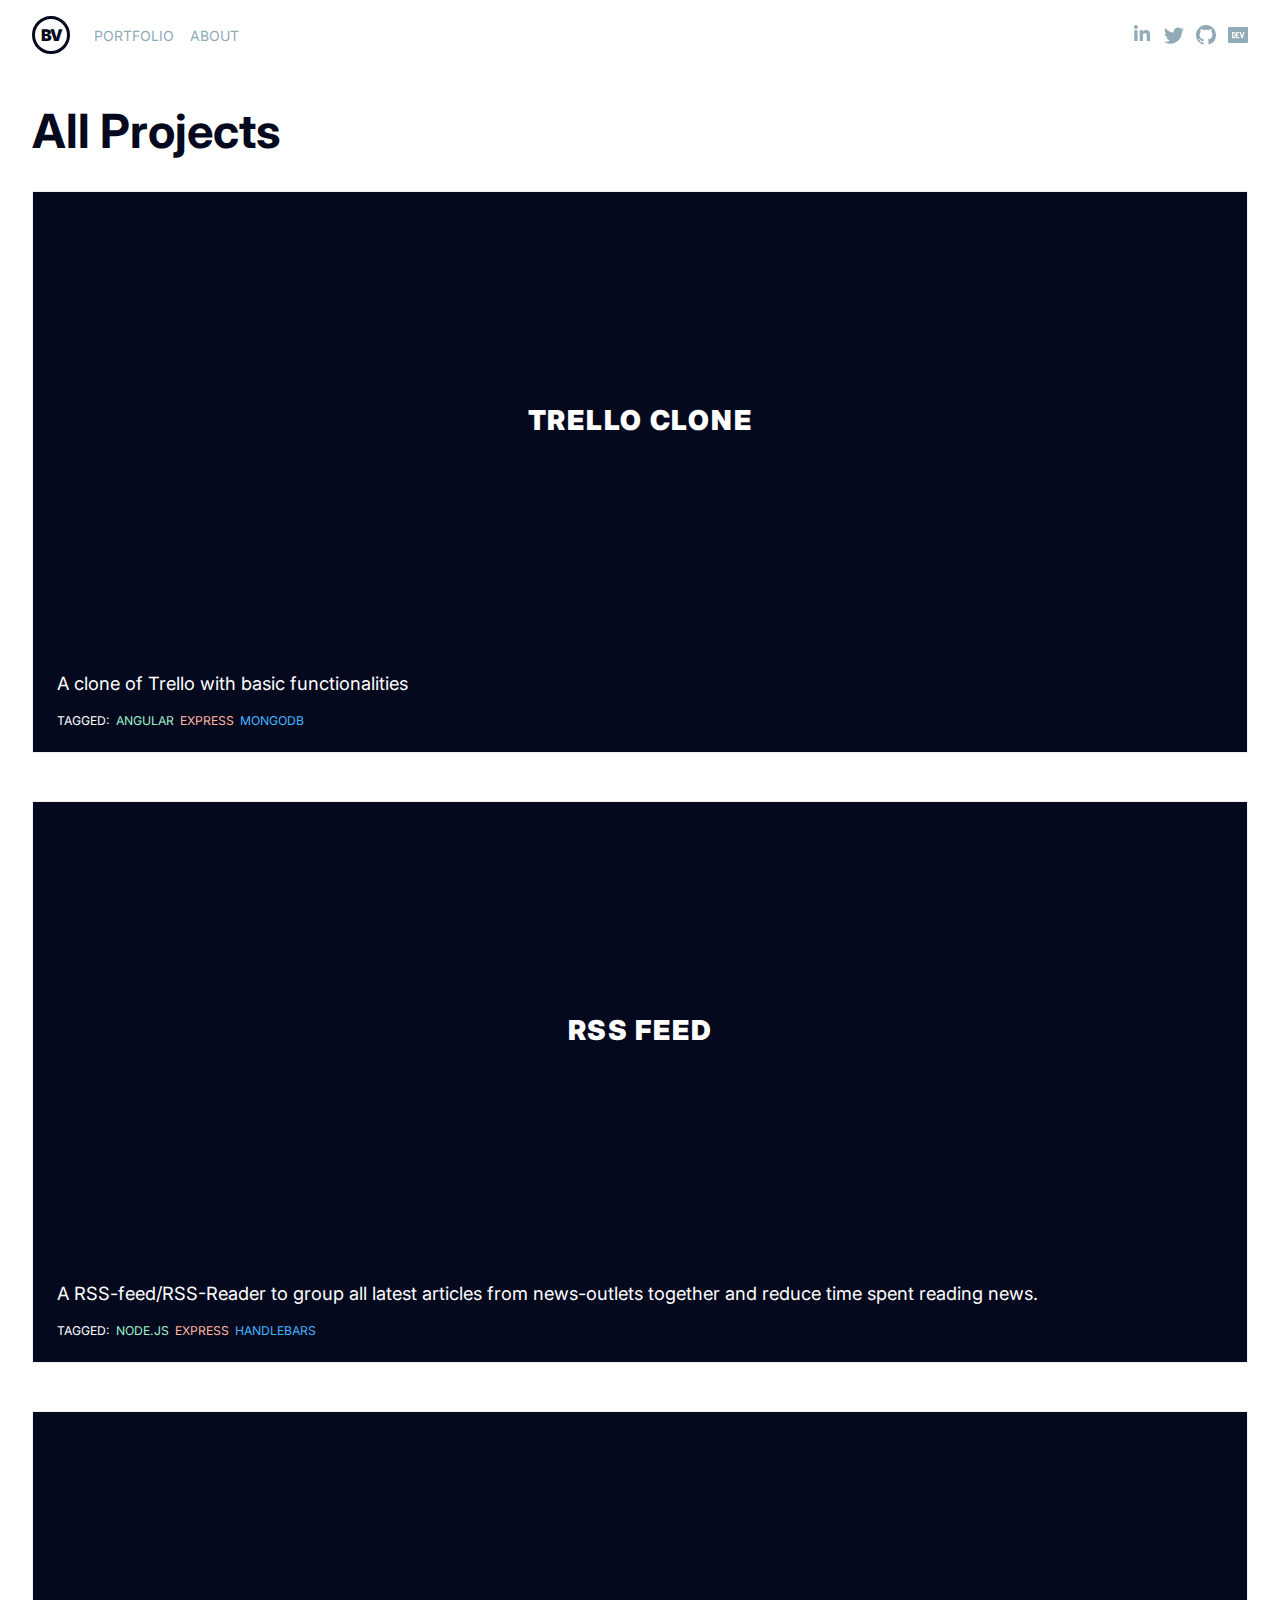
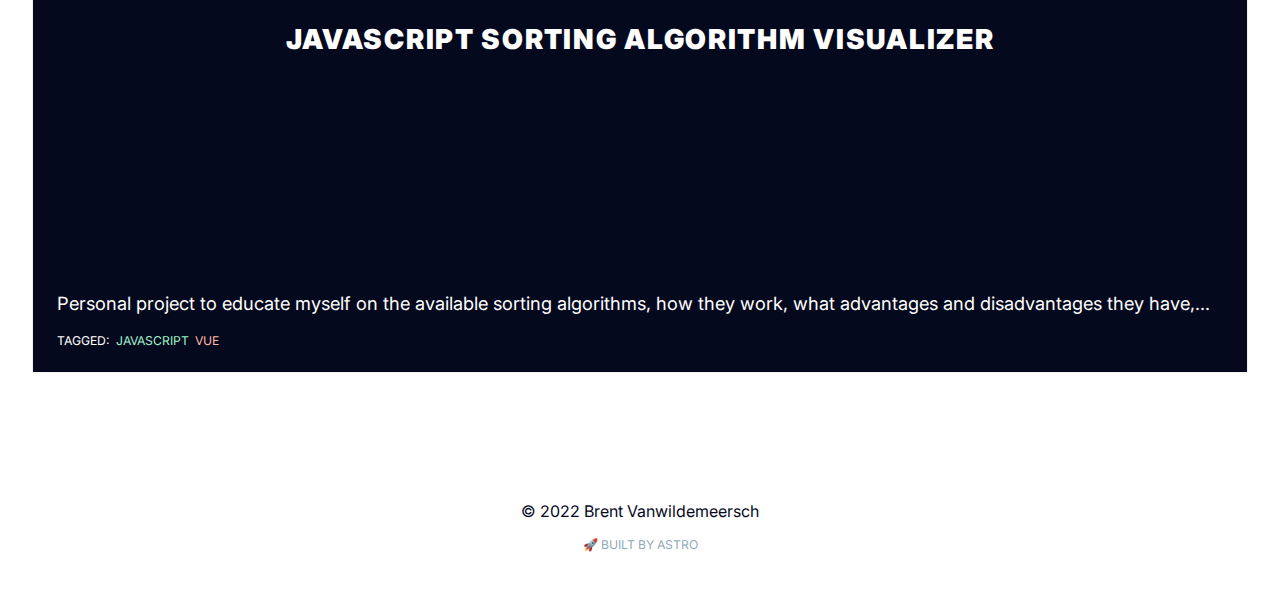
<file: projects/index.html>
<!DOCTYPE html>
<html lang="en" class="astro-BR75CDNV">
	<head>
		<meta charset="UTF-8">
<meta name="description" property="og:description" content="Learn about Brent Vanwildemeersch most recent projects">
<meta name="viewport" content="width=device-width">
<title>All Projects | Brent Vanwildemeersch</title>

<link rel="preconnect" href="https://fonts.googleapis.com">
<link rel="preconnect" href="https://fonts.gstatic.com" crossorigin>
<link href="https://fonts.googleapis.com/css2?family=Inter:wght@200;400;700;900&display=swap" rel="stylesheet">

		
	<link rel="stylesheet" href="/assets/e78d73b3.65e2dc0b.css" />
<link rel="stylesheet" href="/assets/a309d9d4.d3f04039.css" />
<link rel="stylesheet" href="/assets/3bdb8638.228a2a94.css" />
<link rel="stylesheet" href="/assets/1f8e8486.8b344f72.css" /></head>
	<body>
		<nav class="_nav_7dyb5_1"><a class="_logolink_7dyb5_10" href="/"><div class="_monogram_7dyb5_30">BV</div></a><a class="_link_7dyb5_16" href="/projects">Portfolio</a><a class="_link_7dyb5_16" href="/about">About</a><a class="_social_7dyb5_44" href="https://www.linkedin.com/in/brent-vanwildemeersch" target="_blank"><svg class="_socialicon_7dyb5_52" xmlns="http://www.w3.org/2000/svg" viewBox="0 50 512 512"><path d="M150.65,100.682c0,27.992-22.508,50.683-50.273,50.683c-27.765,0-50.273-22.691-50.273-50.683
        C50.104,72.691,72.612,50,100.377,50C128.143,50,150.65,72.691,150.65,100.682z M143.294,187.333H58.277V462h85.017V187.333z
        M279.195,187.333h-81.541V462h81.541c0,0,0-101.877,0-144.181c0-38.624,17.779-61.615,51.807-61.615
        c31.268,0,46.289,22.071,46.289,61.615c0,39.545,0,144.181,0,144.181h84.605c0,0,0-100.344,0-173.915
        s-41.689-109.131-99.934-109.131s-82.768,45.369-82.768,45.369V187.333z"></path>				</svg></a><a class="_social_7dyb5_44" href="https://twitter.com/BrentVanwildem" target="_blank"><svg class="_socialicon_7dyb5_52" xmlns="http://www.w3.org/2000/svg" viewBox="0 0 16 16"><path d="M5.026 15c6.038 0 9.341-5.003 9.341-9.334 0-.14 0-.282-.006-.422A6.685 6.685 0 0 0 16 3.542a6.658 6.658 0 0 1-1.889.518 3.301 3.301 0 0 0 1.447-1.817 6.533 6.533 0 0 1-2.087.793A3.286 3.286 0 0 0 7.875 6.03a9.325 9.325 0 0 1-6.767-3.429 3.289 3.289 0 0 0 1.018 4.382A3.323 3.323 0 0 1 .64 6.575v.045a3.288 3.288 0 0 0 2.632 3.218 3.203 3.203 0 0 1-.865.115 3.23 3.23 0 0 1-.614-.057 3.283 3.283 0 0 0 3.067 2.277A6.588 6.588 0 0 1 .78 13.58a6.32 6.32 0 0 1-.78-.045A9.344 9.344 0 0 0 5.026 15z"></path></svg></a><a class="_social_7dyb5_44" href="https://github.com/VanwildemeerschBrent" target="_blank"><svg class="_socialicon_7dyb5_52" xmlns="http://www.w3.org/2000/svg" viewBox="0 0 16 16"><path d="M8 0C3.58 0 0 3.58 0 8c0 3.54 2.29 6.53 5.47 7.59.4.07.55-.17.55-.38 0-.19-.01-.82-.01-1.49-2.01.37-2.53-.49-2.69-.94-.09-.23-.48-.94-.82-1.13-.28-.15-.68-.52-.01-.53.63-.01 1.08.58 1.23.82.72 1.21 1.87.87 2.33.66.07-.52.28-.87.51-1.07-1.78-.2-3.64-.89-3.64-3.95 0-.87.31-1.59.82-2.15-.08-.2-.36-1.02.08-2.12 0 0 .67-.21 2.2.82.64-.18 1.32-.27 2-.27.68 0 1.36.09 2 .27 1.53-1.04 2.2-.82 2.2-.82.44 1.1.16 1.92.08 2.12.51.56.82 1.27.82 2.15 0 3.07-1.87 3.75-3.65 3.95.29.25.54.73.54 1.48 0 1.07-.01 1.93-.01 2.2 0 .21.15.46.55.38A8.012 8.012 0 0 0 16 8c0-4.42-3.58-8-8-8z"></path></svg></a><a class="_social_7dyb5_44" href="https://dev.to/vanwildemeerschbrent" target="_blank"><svg class="_socialicon_7dyb5_52" xmlns="http://www.w3.org/2000/svg" viewBox="0 0 50 40" style="enable-background:new 0 0 50 40" xmlSpace="preserve"><path d="M15.7 15.5c-.4-.3-.7-.4-1.1-.4h-1.7v10.1h1.7c.4 0 .8-.1 1.1-.4.4-.3.6-.7.6-1.3v-6.7c0-.6-.2-1-.6-1.3z"></path><path d="M47 0H3C1.3 0 0 1.3 0 3v34c0 1.7 1.3 3 3 3h44c1.7 0 3-1.3 3-3V3c0-1.7-1.3-3-3-3zM19.1 23.5c0 1.3-.4 2.4-1.3 3.2-.8.9-1.9 1.3-3.3 1.3h-4.4V12.3h4.5c1.3 0 2.4.4 3.2 1.3.8.8 1.3 1.9 1.3 3.2v6.7zm9.1-8.4h-5.1v3.6h3.1v2.8h-3.1v3.7h5.1V28h-5.9c-.6 0-1-.2-1.4-.6-.4-.4-.6-.8-.6-1.4V14.2c0-.6.2-1 .6-1.4.4-.4.8-.6 1.4-.6h5.9v2.9zM37.5 26c-.6 1.3-1.3 2-2.2 2-.9 0-1.7-.7-2.2-2l-3.7-13.8h3.1L35.3 23l2.8-10.8h3.1L37.5 26z"></path></svg></a></nav>
		<div class="wrapper astro-BR75CDNV">
			<h1 class="title mt4 mb4 astro-BR75CDNV">All Projects</h1>
			<div class="grid astro-BR75CDNV">
				<div class="_card_mrvio_1"><div class="_titleCard_mrvio_25" style="background-image:url(https://source.unsplash.com/random/1400x700?kanban)"><h1 class="_title_mrvio_8">Trello Clone</h1></div><div class="pa3"><p class="_desc_mrvio_32 mt0 mb2">A clone of Trello with basic functionalities
</p><div class="_tags_mrvio_76">Tagged:<div class="_tag_mrvio_76" data-tag="Angular">Angular</div><div class="_tag_mrvio_76" data-tag="Express">Express</div><div class="_tag_mrvio_76" data-tag="MongoDB">MongoDB</div></div><a class="_link_mrvio_37" href="https://vanwildemeerschbrent.github.io/Trello_Clone" target="_blank"><span class="_linkInner_mrvio_59">View</span></a></div></div><div class="_card_mrvio_1"><div class="_titleCard_mrvio_25" style="background-image:url(https://source.unsplash.com/random/1400x700?feed)"><h1 class="_title_mrvio_8">RSS Feed</h1></div><div class="pa3"><p class="_desc_mrvio_32 mt0 mb2">A RSS-feed/RSS-Reader to group all latest articles from news-outlets together and reduce time spent reading news.
</p><div class="_tags_mrvio_76">Tagged:<div class="_tag_mrvio_76" data-tag="Node.js">Node.js</div><div class="_tag_mrvio_76" data-tag="Express">Express</div><div class="_tag_mrvio_76" data-tag="Handlebars">Handlebars</div></div><a class="_link_mrvio_37" href="https://rsspersonalfeed.herokuapp.com/" target="_blank"><span class="_linkInner_mrvio_59">View</span></a></div></div><div class="_card_mrvio_1"><div class="_titleCard_mrvio_25" style="background-image:url(https://source.unsplash.com/random/1400x700?sorting)"><h1 class="_title_mrvio_8">Javascript Sorting Algorithm Visualizer</h1></div><div class="pa3"><p class="_desc_mrvio_32 mt0 mb2">Personal project to educate myself on the available sorting algorithms, how they work, what advantages and disadvantages they have,...
</p><div class="_tags_mrvio_76">Tagged:<div class="_tag_mrvio_76" data-tag="Javascript">Javascript</div><div class="_tag_mrvio_76" data-tag="Vue">Vue</div></div><a class="_link_mrvio_37" href="https://vanwildemeerschbrent-js-sorting-algorithms.netlify.app/" target="_blank"><span class="_linkInner_mrvio_59">View</span></a></div></div>
			</div>
		</div>
		<footer class="_footer_knfx6_1">© 2022 Brent Vanwildemeersch<small class="_byline_knfx6_9">🚀 Built by Astro</small></footer>
	</body></html>
</file>
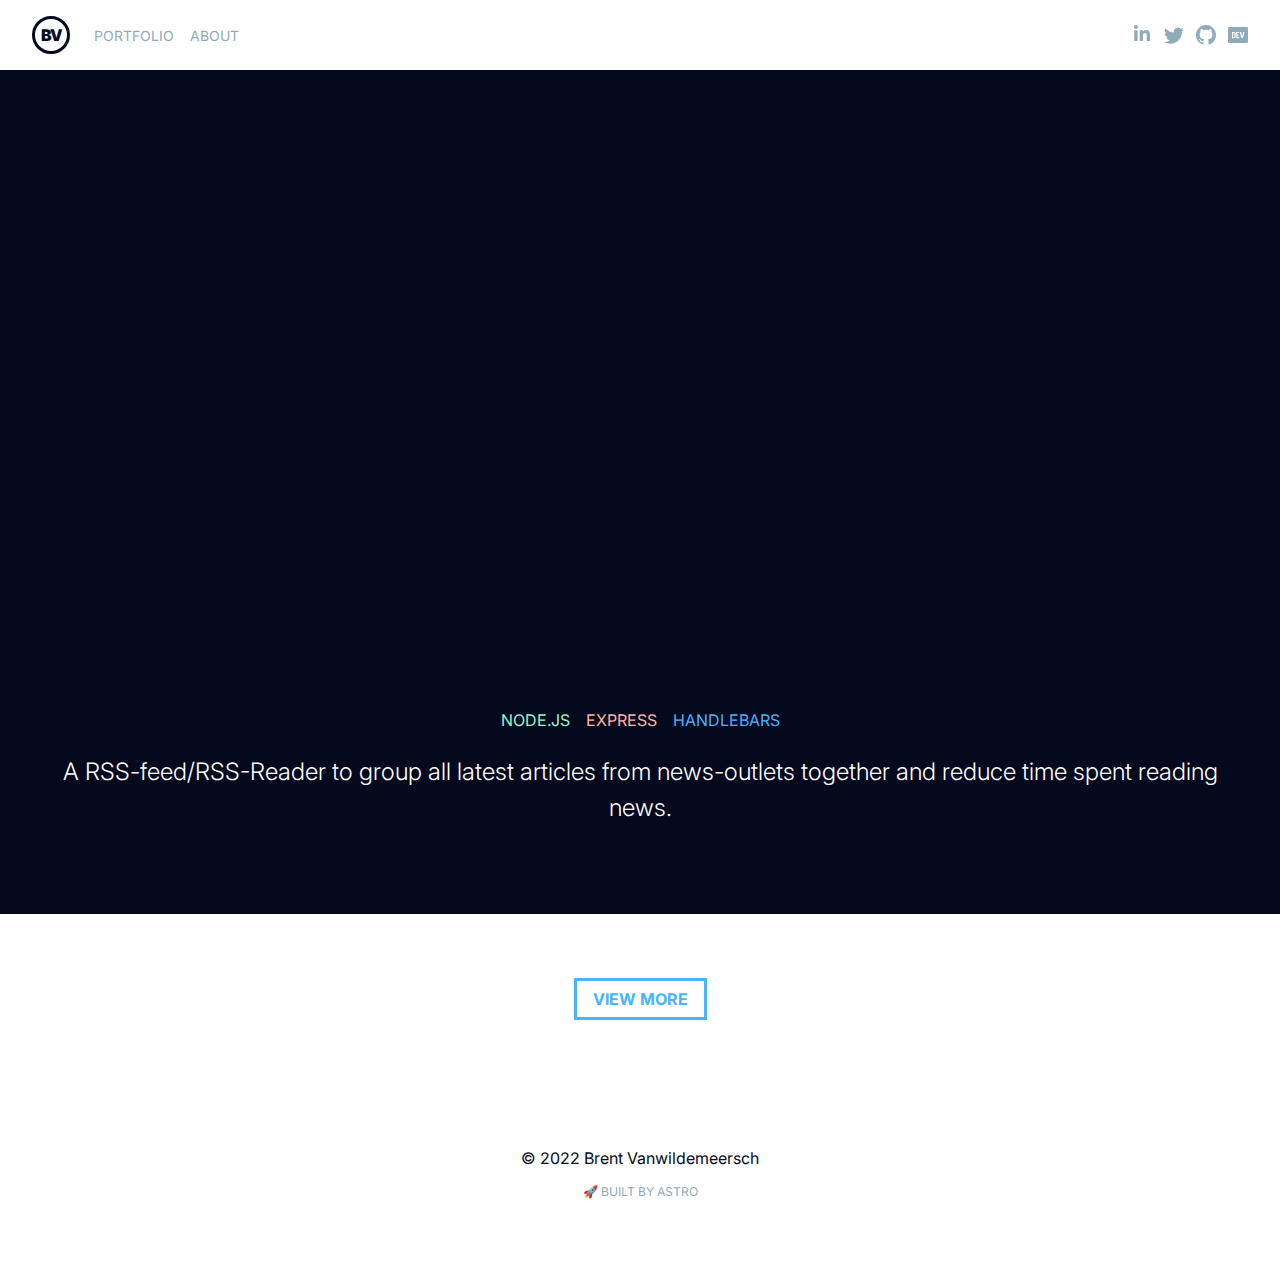
<file: blog/article/index.html>
<!DOCTYPE html>
<html lang="en" class="astro-ZKR4IV4U">
	<head>
		<meta charset="UTF-8">
<meta name="description" property="og:description" content="A RSS-feed/RSS-Reader to group all latest articles from news-outlets together and reduce time spent reading news.
">
<meta name="viewport" content="width=device-width">
<title></title>

<link rel="preconnect" href="https://fonts.googleapis.com">
<link rel="preconnect" href="https://fonts.gstatic.com" crossorigin>
<link href="https://fonts.googleapis.com/css2?family=Inter:wght@200;400;700;900&display=swap" rel="stylesheet">

		
	<link rel="stylesheet" href="/assets/db8daafe.5491432d.css" />
<link rel="stylesheet" href="/assets/79070faf.aa170cb2.css" /></head>
	<body>
		<nav class="_nav_7dyb5_1"><a class="_logolink_7dyb5_10" href="/"><div class="_monogram_7dyb5_30">BV</div></a><a class="_link_7dyb5_16" href="/projects">Portfolio</a><a class="_link_7dyb5_16" href="/about">About</a><a class="_social_7dyb5_44" href="https://www.linkedin.com/in/brent-vanwildemeersch" target="_blank"><svg class="_socialicon_7dyb5_52" xmlns="http://www.w3.org/2000/svg" viewBox="0 50 512 512"><path d="M150.65,100.682c0,27.992-22.508,50.683-50.273,50.683c-27.765,0-50.273-22.691-50.273-50.683
        C50.104,72.691,72.612,50,100.377,50C128.143,50,150.65,72.691,150.65,100.682z M143.294,187.333H58.277V462h85.017V187.333z
        M279.195,187.333h-81.541V462h81.541c0,0,0-101.877,0-144.181c0-38.624,17.779-61.615,51.807-61.615
        c31.268,0,46.289,22.071,46.289,61.615c0,39.545,0,144.181,0,144.181h84.605c0,0,0-100.344,0-173.915
        s-41.689-109.131-99.934-109.131s-82.768,45.369-82.768,45.369V187.333z"></path>				</svg></a><a class="_social_7dyb5_44" href="https://twitter.com/BrentVanwildem" target="_blank"><svg class="_socialicon_7dyb5_52" xmlns="http://www.w3.org/2000/svg" viewBox="0 0 16 16"><path d="M5.026 15c6.038 0 9.341-5.003 9.341-9.334 0-.14 0-.282-.006-.422A6.685 6.685 0 0 0 16 3.542a6.658 6.658 0 0 1-1.889.518 3.301 3.301 0 0 0 1.447-1.817 6.533 6.533 0 0 1-2.087.793A3.286 3.286 0 0 0 7.875 6.03a9.325 9.325 0 0 1-6.767-3.429 3.289 3.289 0 0 0 1.018 4.382A3.323 3.323 0 0 1 .64 6.575v.045a3.288 3.288 0 0 0 2.632 3.218 3.203 3.203 0 0 1-.865.115 3.23 3.23 0 0 1-.614-.057 3.283 3.283 0 0 0 3.067 2.277A6.588 6.588 0 0 1 .78 13.58a6.32 6.32 0 0 1-.78-.045A9.344 9.344 0 0 0 5.026 15z"></path></svg></a><a class="_social_7dyb5_44" href="https://github.com/VanwildemeerschBrent" target="_blank"><svg class="_socialicon_7dyb5_52" xmlns="http://www.w3.org/2000/svg" viewBox="0 0 16 16"><path d="M8 0C3.58 0 0 3.58 0 8c0 3.54 2.29 6.53 5.47 7.59.4.07.55-.17.55-.38 0-.19-.01-.82-.01-1.49-2.01.37-2.53-.49-2.69-.94-.09-.23-.48-.94-.82-1.13-.28-.15-.68-.52-.01-.53.63-.01 1.08.58 1.23.82.72 1.21 1.87.87 2.33.66.07-.52.28-.87.51-1.07-1.78-.2-3.64-.89-3.64-3.95 0-.87.31-1.59.82-2.15-.08-.2-.36-1.02.08-2.12 0 0 .67-.21 2.2.82.64-.18 1.32-.27 2-.27.68 0 1.36.09 2 .27 1.53-1.04 2.2-.82 2.2-.82.44 1.1.16 1.92.08 2.12.51.56.82 1.27.82 2.15 0 3.07-1.87 3.75-3.65 3.95.29.25.54.73.54 1.48 0 1.07-.01 1.93-.01 2.2 0 .21.15.46.55.38A8.012 8.012 0 0 0 16 8c0-4.42-3.58-8-8-8z"></path></svg></a><a class="_social_7dyb5_44" href="https://dev.to/vanwildemeerschbrent" target="_blank"><svg class="_socialicon_7dyb5_52" xmlns="http://www.w3.org/2000/svg" viewBox="0 0 50 40" style="enable-background:new 0 0 50 40" xmlSpace="preserve"><path d="M15.7 15.5c-.4-.3-.7-.4-1.1-.4h-1.7v10.1h1.7c.4 0 .8-.1 1.1-.4.4-.3.6-.7.6-1.3v-6.7c0-.6-.2-1-.6-1.3z"></path><path d="M47 0H3C1.3 0 0 1.3 0 3v34c0 1.7 1.3 3 3 3h44c1.7 0 3-1.3 3-3V3c0-1.7-1.3-3-3-3zM19.1 23.5c0 1.3-.4 2.4-1.3 3.2-.8.9-1.9 1.3-3.3 1.3h-4.4V12.3h4.5c1.3 0 2.4.4 3.2 1.3.8.8 1.3 1.9 1.3 3.2v6.7zm9.1-8.4h-5.1v3.6h3.1v2.8h-3.1v3.7h5.1V28h-5.9c-.6 0-1-.2-1.4-.6-.4-.4-.6-.8-.6-1.4V14.2c0-.6.2-1 .6-1.4.4-.4.8-.6 1.4-.6h5.9v2.9zM37.5 26c-.6 1.3-1.3 2-2.2 2-.9 0-1.7-.7-2.2-2l-3.7-13.8h3.1L35.3 23l2.8-10.8h3.1L37.5 26z"></path></svg></a></nav>
		<header style="background-image:url(https://images.unsplash.com/photo-1547234935-80c7145ec969?fit=crop&#38;w=1400&#38;h=700&#38;q=75)" class="hero astro-ZKR4IV4U">
			<h1 class="title astro-ZKR4IV4U"></h1>
		</header>
		<div class="leadIn astro-ZKR4IV4U">
			<div class="wrapper pt8 pb8 mb8 tac astro-ZKR4IV4U">
				<span class="tag astro-ZKR4IV4U">Node.js</span><span class="tag astro-ZKR4IV4U">Express</span><span class="tag astro-ZKR4IV4U">Handlebars</span>
				<h3 class="tagline astro-ZKR4IV4U">A RSS-feed/RSS-Reader to group all latest articles from news-outlets together and reduce time spent reading news.
</h3>
			</div>
		</div>
		<div class="wrapper wrapper__readable astro-ZKR4IV4U">
			<div class="content astro-ZKR4IV4U"></div>
		</div>
		<footer class="tac mt6 astro-ZKR4IV4U">
			<a href="/projects" class="astro-ZKR4IV4U">
				<span class="_button_1fbb5_1">View More</span>
			</a>
		</footer>
		<footer class="_footer_knfx6_1">© 2022 Brent Vanwildemeersch<small class="_byline_knfx6_9">🚀 Built by Astro</small></footer>
	</body></html>
</file>
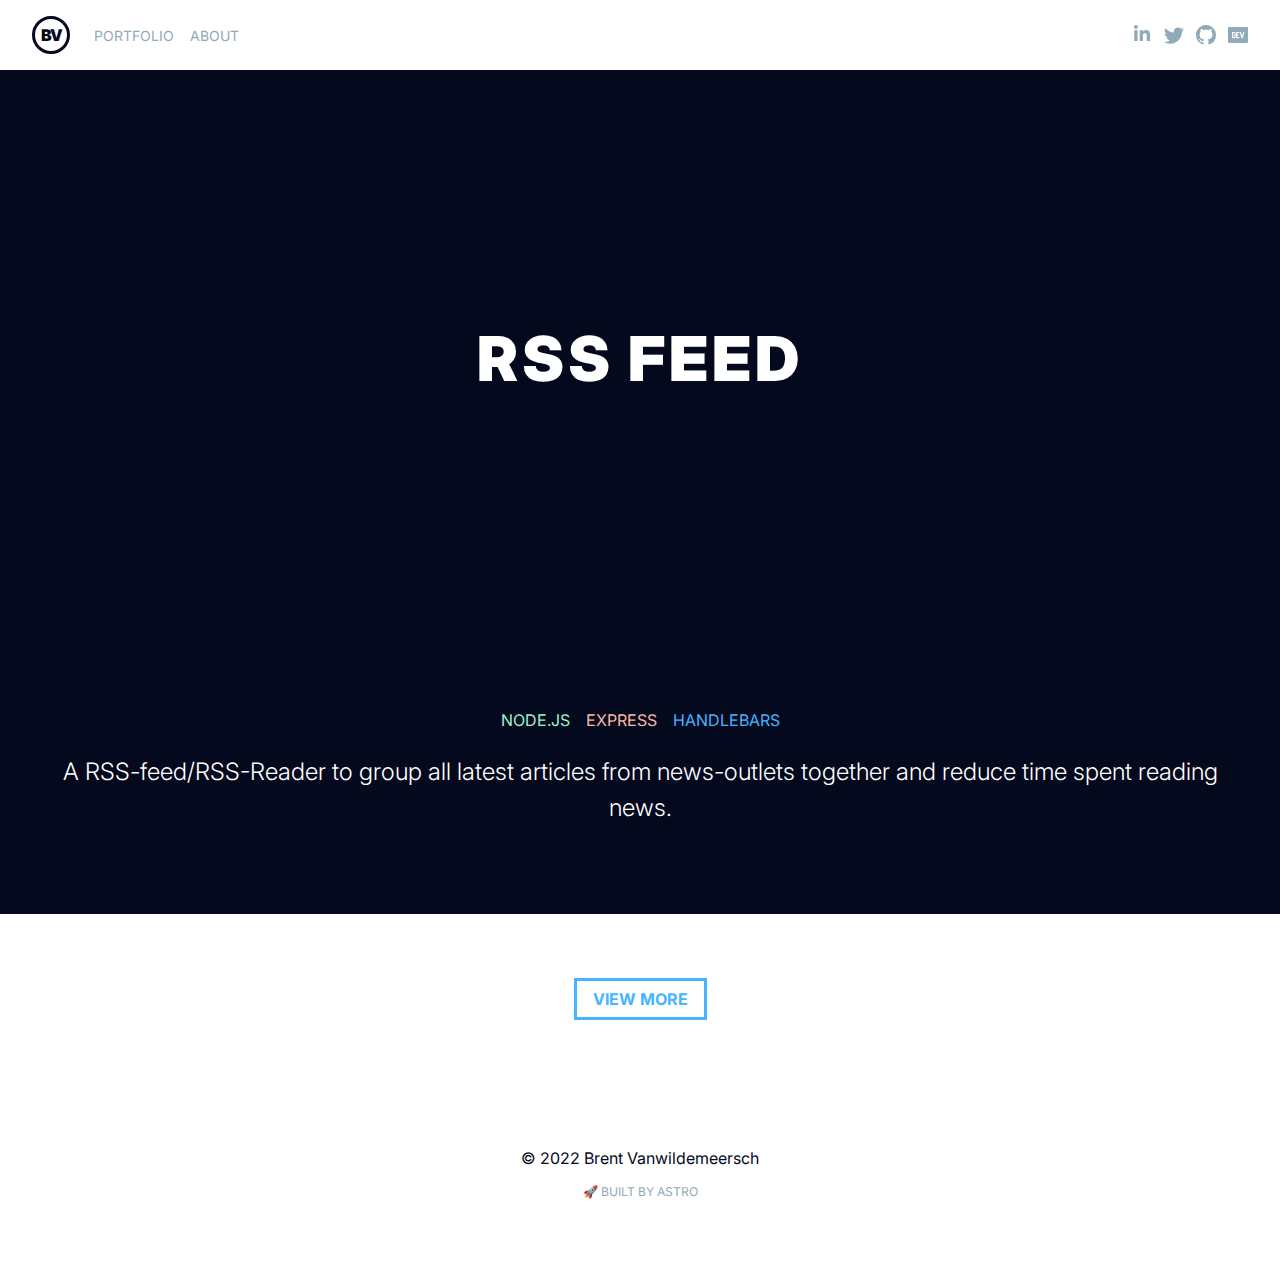
<file: project/RSSFeed/index.html>
<!DOCTYPE html>
<html lang="en" class="astro-ZKR4IV4U">
	<head>
		<meta charset="UTF-8">
<meta name="description" property="og:description" content="A RSS-feed/RSS-Reader to group all latest articles from news-outlets together and reduce time spent reading news.
">
<meta name="viewport" content="width=device-width">
<title>RSS Feed</title>

<link rel="preconnect" href="https://fonts.googleapis.com">
<link rel="preconnect" href="https://fonts.gstatic.com" crossorigin>
<link href="https://fonts.googleapis.com/css2?family=Inter:wght@200;400;700;900&display=swap" rel="stylesheet">

		
	<link rel="stylesheet" href="/assets/db8daafe.5491432d.css" />
<link rel="stylesheet" href="/assets/79070faf.aa170cb2.css" /></head>
	<body>
		<nav class="_nav_7dyb5_1"><a class="_logolink_7dyb5_10" href="/"><div class="_monogram_7dyb5_30">BV</div></a><a class="_link_7dyb5_16" href="/projects">Portfolio</a><a class="_link_7dyb5_16" href="/about">About</a><a class="_social_7dyb5_44" href="https://www.linkedin.com/in/brent-vanwildemeersch" target="_blank"><svg class="_socialicon_7dyb5_52" xmlns="http://www.w3.org/2000/svg" viewBox="0 50 512 512"><path d="M150.65,100.682c0,27.992-22.508,50.683-50.273,50.683c-27.765,0-50.273-22.691-50.273-50.683
        C50.104,72.691,72.612,50,100.377,50C128.143,50,150.65,72.691,150.65,100.682z M143.294,187.333H58.277V462h85.017V187.333z
        M279.195,187.333h-81.541V462h81.541c0,0,0-101.877,0-144.181c0-38.624,17.779-61.615,51.807-61.615
        c31.268,0,46.289,22.071,46.289,61.615c0,39.545,0,144.181,0,144.181h84.605c0,0,0-100.344,0-173.915
        s-41.689-109.131-99.934-109.131s-82.768,45.369-82.768,45.369V187.333z"></path>				</svg></a><a class="_social_7dyb5_44" href="https://twitter.com/BrentVanwildem" target="_blank"><svg class="_socialicon_7dyb5_52" xmlns="http://www.w3.org/2000/svg" viewBox="0 0 16 16"><path d="M5.026 15c6.038 0 9.341-5.003 9.341-9.334 0-.14 0-.282-.006-.422A6.685 6.685 0 0 0 16 3.542a6.658 6.658 0 0 1-1.889.518 3.301 3.301 0 0 0 1.447-1.817 6.533 6.533 0 0 1-2.087.793A3.286 3.286 0 0 0 7.875 6.03a9.325 9.325 0 0 1-6.767-3.429 3.289 3.289 0 0 0 1.018 4.382A3.323 3.323 0 0 1 .64 6.575v.045a3.288 3.288 0 0 0 2.632 3.218 3.203 3.203 0 0 1-.865.115 3.23 3.23 0 0 1-.614-.057 3.283 3.283 0 0 0 3.067 2.277A6.588 6.588 0 0 1 .78 13.58a6.32 6.32 0 0 1-.78-.045A9.344 9.344 0 0 0 5.026 15z"></path></svg></a><a class="_social_7dyb5_44" href="https://github.com/VanwildemeerschBrent" target="_blank"><svg class="_socialicon_7dyb5_52" xmlns="http://www.w3.org/2000/svg" viewBox="0 0 16 16"><path d="M8 0C3.58 0 0 3.58 0 8c0 3.54 2.29 6.53 5.47 7.59.4.07.55-.17.55-.38 0-.19-.01-.82-.01-1.49-2.01.37-2.53-.49-2.69-.94-.09-.23-.48-.94-.82-1.13-.28-.15-.68-.52-.01-.53.63-.01 1.08.58 1.23.82.72 1.21 1.87.87 2.33.66.07-.52.28-.87.51-1.07-1.78-.2-3.64-.89-3.64-3.95 0-.87.31-1.59.82-2.15-.08-.2-.36-1.02.08-2.12 0 0 .67-.21 2.2.82.64-.18 1.32-.27 2-.27.68 0 1.36.09 2 .27 1.53-1.04 2.2-.82 2.2-.82.44 1.1.16 1.92.08 2.12.51.56.82 1.27.82 2.15 0 3.07-1.87 3.75-3.65 3.95.29.25.54.73.54 1.48 0 1.07-.01 1.93-.01 2.2 0 .21.15.46.55.38A8.012 8.012 0 0 0 16 8c0-4.42-3.58-8-8-8z"></path></svg></a><a class="_social_7dyb5_44" href="https://dev.to/vanwildemeerschbrent" target="_blank"><svg class="_socialicon_7dyb5_52" xmlns="http://www.w3.org/2000/svg" viewBox="0 0 50 40" style="enable-background:new 0 0 50 40" xmlSpace="preserve"><path d="M15.7 15.5c-.4-.3-.7-.4-1.1-.4h-1.7v10.1h1.7c.4 0 .8-.1 1.1-.4.4-.3.6-.7.6-1.3v-6.7c0-.6-.2-1-.6-1.3z"></path><path d="M47 0H3C1.3 0 0 1.3 0 3v34c0 1.7 1.3 3 3 3h44c1.7 0 3-1.3 3-3V3c0-1.7-1.3-3-3-3zM19.1 23.5c0 1.3-.4 2.4-1.3 3.2-.8.9-1.9 1.3-3.3 1.3h-4.4V12.3h4.5c1.3 0 2.4.4 3.2 1.3.8.8 1.3 1.9 1.3 3.2v6.7zm9.1-8.4h-5.1v3.6h3.1v2.8h-3.1v3.7h5.1V28h-5.9c-.6 0-1-.2-1.4-.6-.4-.4-.6-.8-.6-1.4V14.2c0-.6.2-1 .6-1.4.4-.4.8-.6 1.4-.6h5.9v2.9zM37.5 26c-.6 1.3-1.3 2-2.2 2-.9 0-1.7-.7-2.2-2l-3.7-13.8h3.1L35.3 23l2.8-10.8h3.1L37.5 26z"></path></svg></a></nav>
		<header style="background-image:url(https://source.unsplash.com/random/1400x700?feed)" class="hero astro-ZKR4IV4U">
			<h1 class="title astro-ZKR4IV4U">RSS Feed</h1>
		</header>
		<div class="leadIn astro-ZKR4IV4U">
			<div class="wrapper pt8 pb8 mb8 tac astro-ZKR4IV4U">
				<span class="tag astro-ZKR4IV4U">Node.js</span><span class="tag astro-ZKR4IV4U">Express</span><span class="tag astro-ZKR4IV4U">Handlebars</span>
				<h3 class="tagline astro-ZKR4IV4U">A RSS-feed/RSS-Reader to group all latest articles from news-outlets together and reduce time spent reading news.
</h3>
			</div>
		</div>
		<div class="wrapper wrapper__readable astro-ZKR4IV4U">
			<div class="content astro-ZKR4IV4U"></div>
		</div>
		<footer class="tac mt6 astro-ZKR4IV4U">
			<a href="/projects" class="astro-ZKR4IV4U">
				<span class="_button_1fbb5_1">View More</span>
			</a>
		</footer>
		<footer class="_footer_knfx6_1">© 2022 Brent Vanwildemeersch<small class="_byline_knfx6_9">🚀 Built by Astro</small></footer>
	</body></html>
</file>
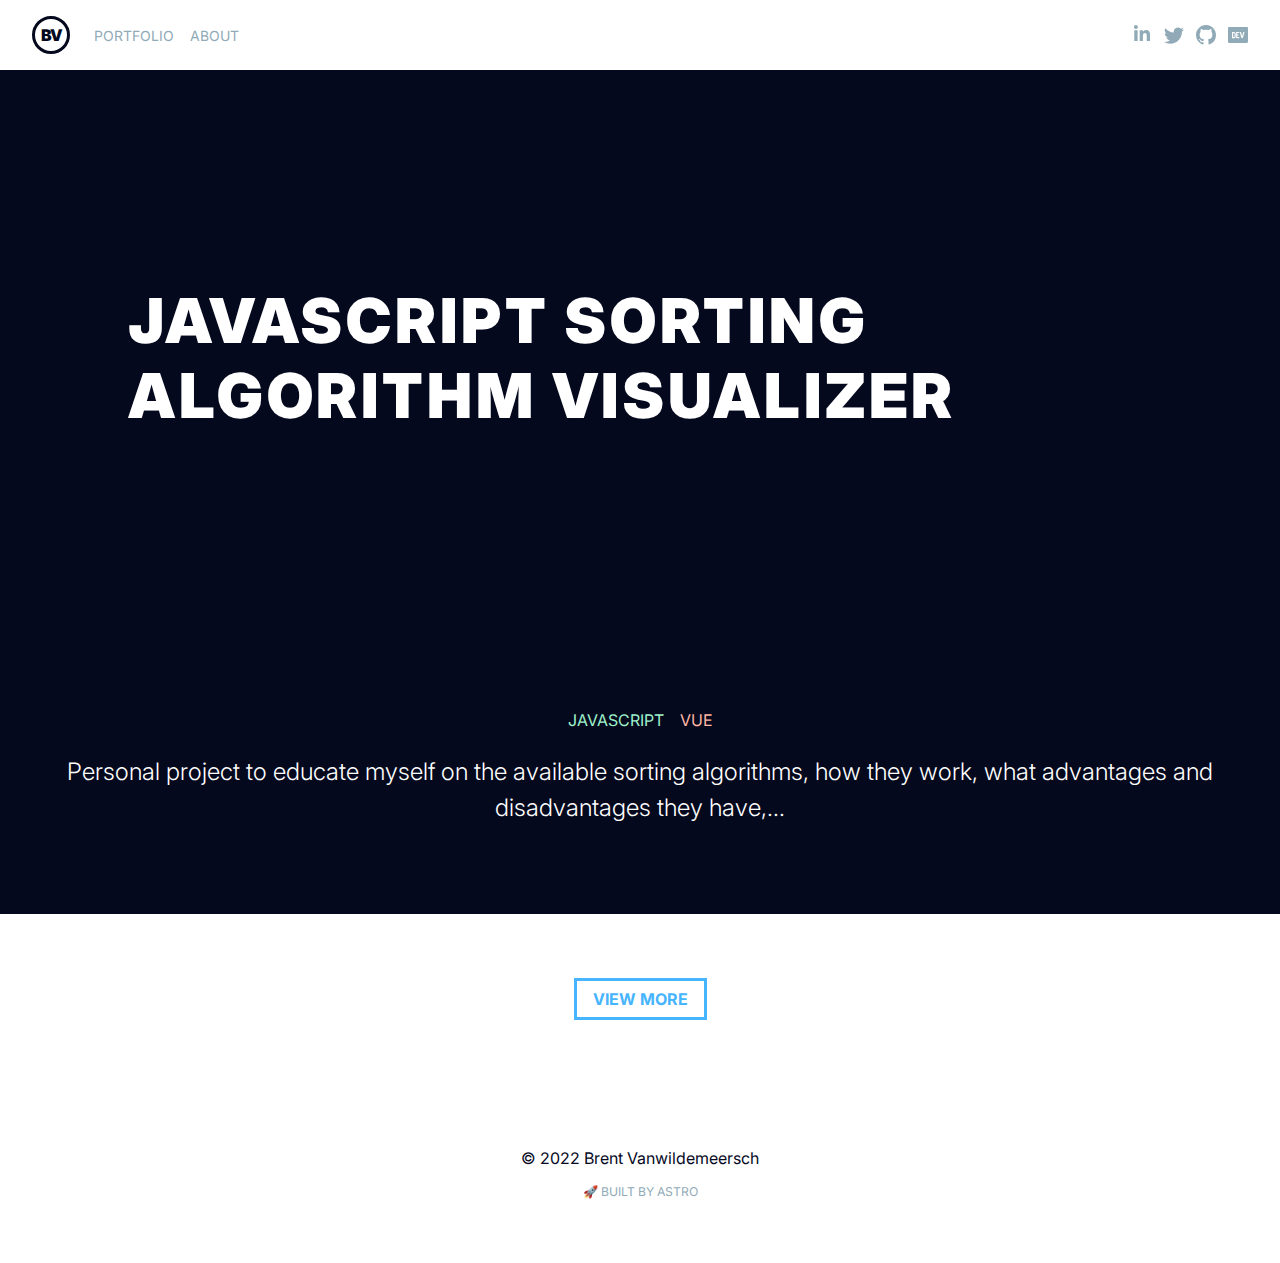
<file: project/SortingAlgoVisualizer/index.html>
<!DOCTYPE html>
<html lang="en" class="astro-ZKR4IV4U">
	<head>
		<meta charset="UTF-8">
<meta name="description" property="og:description" content="Personal project to educate myself on the available sorting algorithms, how they work, what advantages and disadvantages they have,...
">
<meta name="viewport" content="width=device-width">
<title>Javascript Sorting Algorithm Visualizer</title>

<link rel="preconnect" href="https://fonts.googleapis.com">
<link rel="preconnect" href="https://fonts.gstatic.com" crossorigin>
<link href="https://fonts.googleapis.com/css2?family=Inter:wght@200;400;700;900&display=swap" rel="stylesheet">

		
	<link rel="stylesheet" href="/assets/db8daafe.5491432d.css" />
<link rel="stylesheet" href="/assets/79070faf.aa170cb2.css" /></head>
	<body>
		<nav class="_nav_7dyb5_1"><a class="_logolink_7dyb5_10" href="/"><div class="_monogram_7dyb5_30">BV</div></a><a class="_link_7dyb5_16" href="/projects">Portfolio</a><a class="_link_7dyb5_16" href="/about">About</a><a class="_social_7dyb5_44" href="https://www.linkedin.com/in/brent-vanwildemeersch" target="_blank"><svg class="_socialicon_7dyb5_52" xmlns="http://www.w3.org/2000/svg" viewBox="0 50 512 512"><path d="M150.65,100.682c0,27.992-22.508,50.683-50.273,50.683c-27.765,0-50.273-22.691-50.273-50.683
        C50.104,72.691,72.612,50,100.377,50C128.143,50,150.65,72.691,150.65,100.682z M143.294,187.333H58.277V462h85.017V187.333z
        M279.195,187.333h-81.541V462h81.541c0,0,0-101.877,0-144.181c0-38.624,17.779-61.615,51.807-61.615
        c31.268,0,46.289,22.071,46.289,61.615c0,39.545,0,144.181,0,144.181h84.605c0,0,0-100.344,0-173.915
        s-41.689-109.131-99.934-109.131s-82.768,45.369-82.768,45.369V187.333z"></path>				</svg></a><a class="_social_7dyb5_44" href="https://twitter.com/BrentVanwildem" target="_blank"><svg class="_socialicon_7dyb5_52" xmlns="http://www.w3.org/2000/svg" viewBox="0 0 16 16"><path d="M5.026 15c6.038 0 9.341-5.003 9.341-9.334 0-.14 0-.282-.006-.422A6.685 6.685 0 0 0 16 3.542a6.658 6.658 0 0 1-1.889.518 3.301 3.301 0 0 0 1.447-1.817 6.533 6.533 0 0 1-2.087.793A3.286 3.286 0 0 0 7.875 6.03a9.325 9.325 0 0 1-6.767-3.429 3.289 3.289 0 0 0 1.018 4.382A3.323 3.323 0 0 1 .64 6.575v.045a3.288 3.288 0 0 0 2.632 3.218 3.203 3.203 0 0 1-.865.115 3.23 3.23 0 0 1-.614-.057 3.283 3.283 0 0 0 3.067 2.277A6.588 6.588 0 0 1 .78 13.58a6.32 6.32 0 0 1-.78-.045A9.344 9.344 0 0 0 5.026 15z"></path></svg></a><a class="_social_7dyb5_44" href="https://github.com/VanwildemeerschBrent" target="_blank"><svg class="_socialicon_7dyb5_52" xmlns="http://www.w3.org/2000/svg" viewBox="0 0 16 16"><path d="M8 0C3.58 0 0 3.58 0 8c0 3.54 2.29 6.53 5.47 7.59.4.07.55-.17.55-.38 0-.19-.01-.82-.01-1.49-2.01.37-2.53-.49-2.69-.94-.09-.23-.48-.94-.82-1.13-.28-.15-.68-.52-.01-.53.63-.01 1.08.58 1.23.82.72 1.21 1.87.87 2.33.66.07-.52.28-.87.51-1.07-1.78-.2-3.64-.89-3.64-3.95 0-.87.31-1.59.82-2.15-.08-.2-.36-1.02.08-2.12 0 0 .67-.21 2.2.82.64-.18 1.32-.27 2-.27.68 0 1.36.09 2 .27 1.53-1.04 2.2-.82 2.2-.82.44 1.1.16 1.92.08 2.12.51.56.82 1.27.82 2.15 0 3.07-1.87 3.75-3.65 3.95.29.25.54.73.54 1.48 0 1.07-.01 1.93-.01 2.2 0 .21.15.46.55.38A8.012 8.012 0 0 0 16 8c0-4.42-3.58-8-8-8z"></path></svg></a><a class="_social_7dyb5_44" href="https://dev.to/vanwildemeerschbrent" target="_blank"><svg class="_socialicon_7dyb5_52" xmlns="http://www.w3.org/2000/svg" viewBox="0 0 50 40" style="enable-background:new 0 0 50 40" xmlSpace="preserve"><path d="M15.7 15.5c-.4-.3-.7-.4-1.1-.4h-1.7v10.1h1.7c.4 0 .8-.1 1.1-.4.4-.3.6-.7.6-1.3v-6.7c0-.6-.2-1-.6-1.3z"></path><path d="M47 0H3C1.3 0 0 1.3 0 3v34c0 1.7 1.3 3 3 3h44c1.7 0 3-1.3 3-3V3c0-1.7-1.3-3-3-3zM19.1 23.5c0 1.3-.4 2.4-1.3 3.2-.8.9-1.9 1.3-3.3 1.3h-4.4V12.3h4.5c1.3 0 2.4.4 3.2 1.3.8.8 1.3 1.9 1.3 3.2v6.7zm9.1-8.4h-5.1v3.6h3.1v2.8h-3.1v3.7h5.1V28h-5.9c-.6 0-1-.2-1.4-.6-.4-.4-.6-.8-.6-1.4V14.2c0-.6.2-1 .6-1.4.4-.4.8-.6 1.4-.6h5.9v2.9zM37.5 26c-.6 1.3-1.3 2-2.2 2-.9 0-1.7-.7-2.2-2l-3.7-13.8h3.1L35.3 23l2.8-10.8h3.1L37.5 26z"></path></svg></a></nav>
		<header style="background-image:url(https://source.unsplash.com/random/1400x700?sorting)" class="hero astro-ZKR4IV4U">
			<h1 class="title astro-ZKR4IV4U">Javascript Sorting Algorithm Visualizer</h1>
		</header>
		<div class="leadIn astro-ZKR4IV4U">
			<div class="wrapper pt8 pb8 mb8 tac astro-ZKR4IV4U">
				<span class="tag astro-ZKR4IV4U">Javascript</span><span class="tag astro-ZKR4IV4U">Vue</span>
				<h3 class="tagline astro-ZKR4IV4U">Personal project to educate myself on the available sorting algorithms, how they work, what advantages and disadvantages they have,...
</h3>
			</div>
		</div>
		<div class="wrapper wrapper__readable astro-ZKR4IV4U">
			<div class="content astro-ZKR4IV4U"></div>
		</div>
		<footer class="tac mt6 astro-ZKR4IV4U">
			<a href="/projects" class="astro-ZKR4IV4U">
				<span class="_button_1fbb5_1">View More</span>
			</a>
		</footer>
		<footer class="_footer_knfx6_1">© 2022 Brent Vanwildemeersch<small class="_byline_knfx6_9">🚀 Built by Astro</small></footer>
	</body></html>
</file>
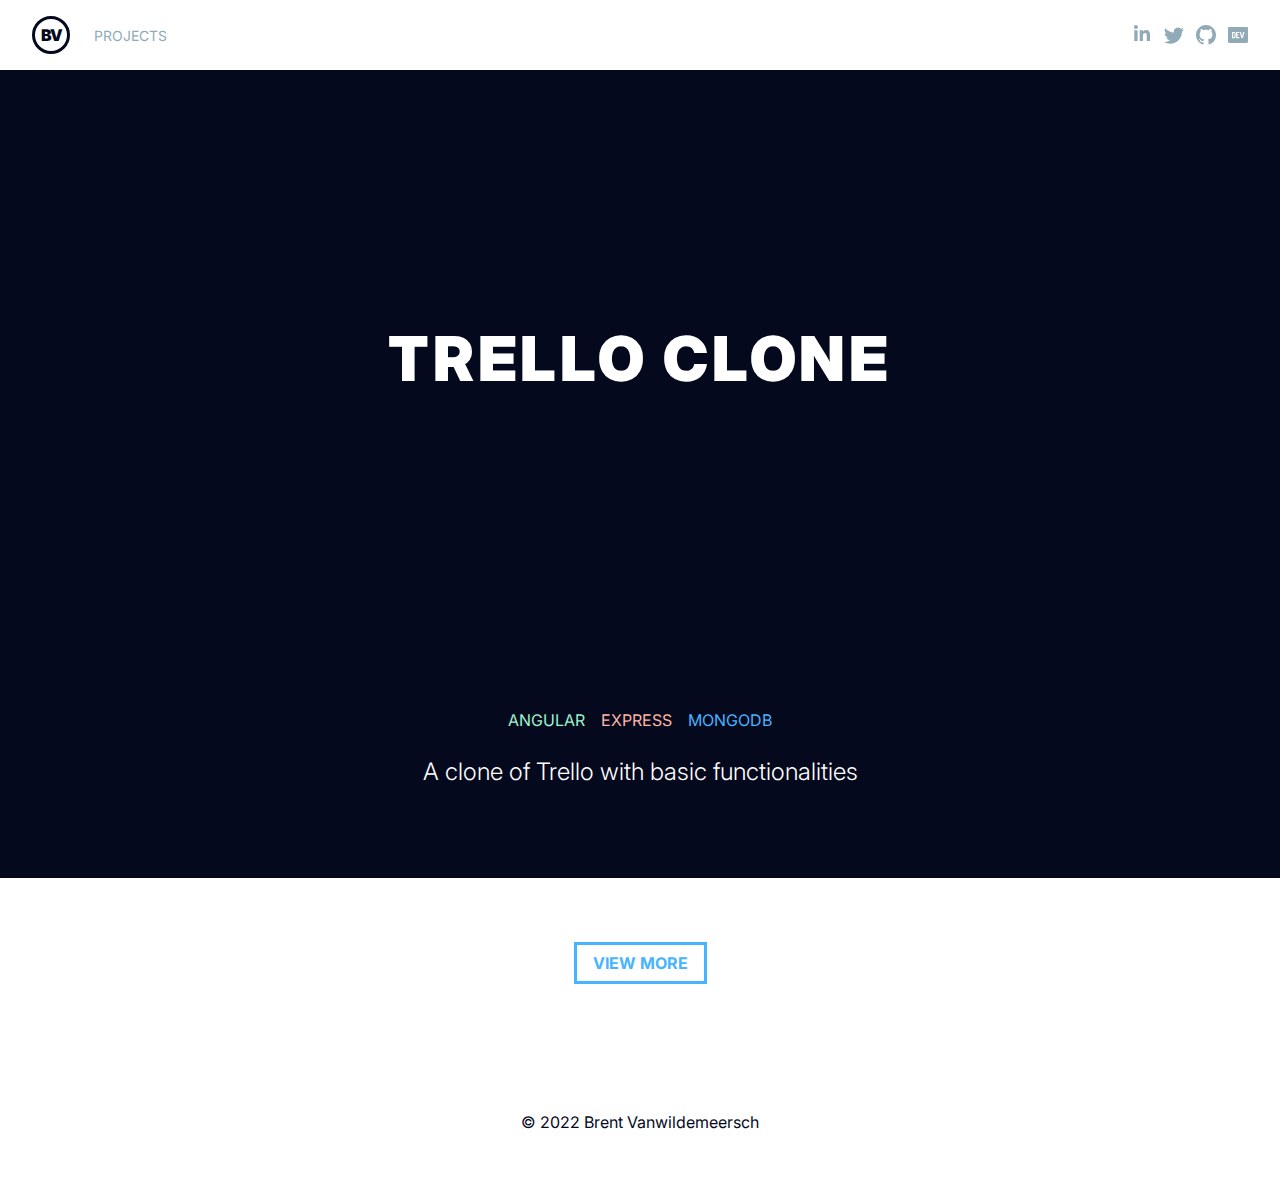
<file: project/nested/TrelloClone/index.html>
<!DOCTYPE html><html lang="en" class="astro-FNBAIWJC">
	<head>
		<meta charset="UTF-8">
<meta name="description" property="og:description" content="A clone of Trello with basic functionalities
">
<meta name="viewport" content="width=device-width">
<title>Trello Clone</title>

<link rel="preconnect" href="https://fonts.googleapis.com">
<link rel="preconnect" href="https://fonts.gstatic.com" crossorigin>
<link href="https://fonts.googleapis.com/css2?family=Inter:wght@200;400;700;900&display=swap" rel="stylesheet">

		
	<link rel="stylesheet" href="/assets/16e30f0d.f70babb3.css" />
<link rel="stylesheet" href="/assets/97b945b8.6c3cc81b.css" /></head>
	<body class="astro-FNBAIWJC">
		<nav class="_nav_7dyb5_1"><a class="_logolink_7dyb5_10" href="/"><div class="_monogram_7dyb5_30">BV</div></a><a class="_link_7dyb5_16" href="/projects">Projects</a><a class="_social_7dyb5_44" href="https://www.linkedin.com/in/brent-vanwildemeersch" target="_blank"><svg class="_socialicon_7dyb5_52" xmlns="http://www.w3.org/2000/svg" viewBox="0 50 512 512"><path d="M150.65,100.682c0,27.992-22.508,50.683-50.273,50.683c-27.765,0-50.273-22.691-50.273-50.683
        C50.104,72.691,72.612,50,100.377,50C128.143,50,150.65,72.691,150.65,100.682z M143.294,187.333H58.277V462h85.017V187.333z
        M279.195,187.333h-81.541V462h81.541c0,0,0-101.877,0-144.181c0-38.624,17.779-61.615,51.807-61.615
        c31.268,0,46.289,22.071,46.289,61.615c0,39.545,0,144.181,0,144.181h84.605c0,0,0-100.344,0-173.915
        s-41.689-109.131-99.934-109.131s-82.768,45.369-82.768,45.369V187.333z"></path>				</svg></a><a class="_social_7dyb5_44" href="https://twitter.com/BrentVanwildem" target="_blank"><svg class="_socialicon_7dyb5_52" xmlns="http://www.w3.org/2000/svg" viewBox="0 0 16 16"><path d="M5.026 15c6.038 0 9.341-5.003 9.341-9.334 0-.14 0-.282-.006-.422A6.685 6.685 0 0 0 16 3.542a6.658 6.658 0 0 1-1.889.518 3.301 3.301 0 0 0 1.447-1.817 6.533 6.533 0 0 1-2.087.793A3.286 3.286 0 0 0 7.875 6.03a9.325 9.325 0 0 1-6.767-3.429 3.289 3.289 0 0 0 1.018 4.382A3.323 3.323 0 0 1 .64 6.575v.045a3.288 3.288 0 0 0 2.632 3.218 3.203 3.203 0 0 1-.865.115 3.23 3.23 0 0 1-.614-.057 3.283 3.283 0 0 0 3.067 2.277A6.588 6.588 0 0 1 .78 13.58a6.32 6.32 0 0 1-.78-.045A9.344 9.344 0 0 0 5.026 15z"></path></svg></a><a class="_social_7dyb5_44" href="https://github.com/VanwildemeerschBrent" target="_blank"><svg class="_socialicon_7dyb5_52" xmlns="http://www.w3.org/2000/svg" viewBox="0 0 16 16"><path d="M8 0C3.58 0 0 3.58 0 8c0 3.54 2.29 6.53 5.47 7.59.4.07.55-.17.55-.38 0-.19-.01-.82-.01-1.49-2.01.37-2.53-.49-2.69-.94-.09-.23-.48-.94-.82-1.13-.28-.15-.68-.52-.01-.53.63-.01 1.08.58 1.23.82.72 1.21 1.87.87 2.33.66.07-.52.28-.87.51-1.07-1.78-.2-3.64-.89-3.64-3.95 0-.87.31-1.59.82-2.15-.08-.2-.36-1.02.08-2.12 0 0 .67-.21 2.2.82.64-.18 1.32-.27 2-.27.68 0 1.36.09 2 .27 1.53-1.04 2.2-.82 2.2-.82.44 1.1.16 1.92.08 2.12.51.56.82 1.27.82 2.15 0 3.07-1.87 3.75-3.65 3.95.29.25.54.73.54 1.48 0 1.07-.01 1.93-.01 2.2 0 .21.15.46.55.38A8.012 8.012 0 0 0 16 8c0-4.42-3.58-8-8-8z"></path></svg></a><a class="_social_7dyb5_44" href="https://dev.to/vanwildemeerschbrent" target="_blank"><svg class="_socialicon_7dyb5_52" xmlns="http://www.w3.org/2000/svg" viewBox="0 0 50 40" style="enable-background:new 0 0 50 40" xmlSpace="preserve"><path d="M15.7 15.5c-.4-.3-.7-.4-1.1-.4h-1.7v10.1h1.7c.4 0 .8-.1 1.1-.4.4-.3.6-.7.6-1.3v-6.7c0-.6-.2-1-.6-1.3z"></path><path d="M47 0H3C1.3 0 0 1.3 0 3v34c0 1.7 1.3 3 3 3h44c1.7 0 3-1.3 3-3V3c0-1.7-1.3-3-3-3zM19.1 23.5c0 1.3-.4 2.4-1.3 3.2-.8.9-1.9 1.3-3.3 1.3h-4.4V12.3h4.5c1.3 0 2.4.4 3.2 1.3.8.8 1.3 1.9 1.3 3.2v6.7zm9.1-8.4h-5.1v3.6h3.1v2.8h-3.1v3.7h5.1V28h-5.9c-.6 0-1-.2-1.4-.6-.4-.4-.6-.8-.6-1.4V14.2c0-.6.2-1 .6-1.4.4-.4.8-.6 1.4-.6h5.9v2.9zM37.5 26c-.6 1.3-1.3 2-2.2 2-.9 0-1.7-.7-2.2-2l-3.7-13.8h3.1L35.3 23l2.8-10.8h3.1L37.5 26z"></path></svg></a></nav>
		<header style="background-image:url(https://source.unsplash.com/random/1400x700?kanban)" class="hero astro-FNBAIWJC">
			<h1 class="title astro-FNBAIWJC">Trello Clone</h1>
		</header>
		<div class="leadIn astro-FNBAIWJC">
			<div class="wrapper pt8 pb8 mb8 tac astro-FNBAIWJC">
				<span class="tag astro-FNBAIWJC">Angular</span><span class="tag astro-FNBAIWJC">Express</span><span class="tag astro-FNBAIWJC">MongoDB</span>
				<h3 class="tagline astro-FNBAIWJC">A clone of Trello with basic functionalities
</h3>
			</div>
		</div>
		<div class="wrapper wrapper__readable astro-FNBAIWJC">
			<div class="content astro-FNBAIWJC"></div>
		</div>
		<footer class="tac mt6 astro-FNBAIWJC">
			<a href="/projects" class="astro-FNBAIWJC">
				<span class="_button_1fbb5_1">View More</span>
			</a>
		</footer>
		<footer class="_footer_knfx6_1">© 2022 Brent Vanwildemeersch</footer>
	</body></html>
</file>
<file: assets/e78d73b3.65e2dc0b.css>
.grid.astro-BR75CDNV{display:grid;grid-gap:3rem}
</file>
<file: assets/a309d9d4.d3f04039.css>
:root{--c-black: #05091e;--c-blue: #46b4ff;--c-gray: #90aab7;--c-green: #9ef2cb;--c-pink: #ffb8d9;--c-orange: #ffb7a3;--c-yellow: #ffdace;--c-white: #fff;--f-u18: 11.390625em;--f-u17: 9.950627481136905em;--f-u16: 8.692673779389363em;--f-u15: 7.59375em;--f-u14: 6.63375165409127em;--f-u13: 5.795115852926242em;--f-u12: 5.0625em;--f-u11: 4.422501102727513em;--f-u10: 3.8634105686174953em;--f-u9: 3.375em;--f-u8: 2.9483340684850083em;--f-u7: 2.575607045744997em;--f-u6: 2.25em;--f-u5: 1.9655560456566725em;--f-u4: 1.7170713638299977em;--f-u3: 1.5em;--f-u2: 1.3103706971044482em;--f-u1: 1.1447142425533319em;--f-d1: .8735804647362989em;--f-d2: .7631428283688879em;--f-d3: .6666666666666666em;--f-d4: .5823869764908659em;--f-d5: .5087618855792586em;--f-d6: .4444444444444444em;--f-d7: .3882579843272439em;--f-d8: .3391745903861724em;--f-d9: .2962962962962963em;--f-d10: .2588386562181626em;--f-d11: .22611639359078162em;--f-d12: .19753086419753085em;--f-d13: .17255910414544176em;--f-d14: .15074426239385438em;--f-d15: .13168724279835392em;--f-d16: .11503940276362785em;--f-d17: .10049617492923625em;--f-d18: .0877914951989026em;--t-fg: var(--c-black);--t-bg: var(--c-white);--t-subdue: var(--c-gray);--t-active: var(--c-blue)}body{margin:0;color:var(--t-fg);font-family:Inter,"system-ui",sans-serif}*{box-sizing:content-box}img{max-width:100%;height:auto}a{color:var(--t-active)}h1{font-size:var(--f-u8)}.tc-black{color:var(--c-color)}.bg-black{background-color:var(--c-color)}.tc-blue{color:var(--c-color)}.bg-blue{background-color:var(--c-color)}.tc-white{color:var(--c-color)}.bg-white{background-color:var(--c-color)}.f-u0{font-size:var(--f-u0)}.f-d0{font-size:var(--f-d0)}.f-u1{font-size:var(--f-u1)}.f-d1{font-size:var(--f-d1)}.f-u2{font-size:var(--f-u2)}.f-d2{font-size:var(--f-d2)}.f-u3{font-size:var(--f-u3)}.f-d3{font-size:var(--f-d3)}.f-u4{font-size:var(--f-u4)}.f-d4{font-size:var(--f-d4)}.f-u5{font-size:var(--f-u5)}.f-d5{font-size:var(--f-d5)}.f-u6{font-size:var(--f-u6)}.f-d6{font-size:var(--f-d6)}.f-u7{font-size:var(--f-u7)}.f-d7{font-size:var(--f-d7)}.f-u8{font-size:var(--f-u8)}.f-d8{font-size:var(--f-d8)}.f-u9{font-size:var(--f-u9)}.f-d9{font-size:var(--f-d9)}.f-u10{font-size:var(--f-u10)}.f-d10{font-size:var(--f-d10)}.f-u11{font-size:var(--f-u11)}.f-d11{font-size:var(--f-d11)}.f-u12{font-size:var(--f-u12)}.f-d12{font-size:var(--f-d12)}.f-u13{font-size:var(--f-u13)}.f-d13{font-size:var(--f-d13)}.f-u14{font-size:var(--f-u14)}.f-d14{font-size:var(--f-d14)}.f-u15{font-size:var(--f-u15)}.f-d15{font-size:var(--f-d15)}.f-u16{font-size:var(--f-u16)}.f-d16{font-size:var(--f-d16)}.f-u17{font-size:var(--f-u17)}.f-d17{font-size:var(--f-d17)}.f-u18{font-size:var(--f-u18)}.f-d18{font-size:var(--f-d18)}.ma0{margin:0rem}.mt0{margin-top:0rem}.mr0{margin-right:0rem}.mb0{margin-bottom:0rem}.ml0{margin-left:0rem}.pa0{padding:0rem}.pt0{padding-top:0rem}.pr0{padding-right:0rem}.pb0{padding-bottom:0rem}.pl0{padding-left:0rem}.ma1{margin:.5rem}.mt1{margin-top:.5rem}.mr1{margin-right:.5rem}.mb1{margin-bottom:.5rem}.ml1{margin-left:.5rem}.pa1{padding:.5rem}.pt1{padding-top:.5rem}.pr1{padding-right:.5rem}.pb1{padding-bottom:.5rem}.pl1{padding-left:.5rem}.ma2{margin:1rem}.mt2{margin-top:1rem}.mr2{margin-right:1rem}.mb2{margin-bottom:1rem}.ml2{margin-left:1rem}.pa2{padding:1rem}.pt2{padding-top:1rem}.pr2{padding-right:1rem}.pb2{padding-bottom:1rem}.pl2{padding-left:1rem}.ma3{margin:1.5rem}.mt3{margin-top:1.5rem}.mr3{margin-right:1.5rem}.mb3{margin-bottom:1.5rem}.ml3{margin-left:1.5rem}.pa3{padding:1.5rem}.pt3{padding-top:1.5rem}.pr3{padding-right:1.5rem}.pb3{padding-bottom:1.5rem}.pl3{padding-left:1.5rem}.ma4{margin:2rem}.mt4{margin-top:2rem}.mr4{margin-right:2rem}.mb4{margin-bottom:2rem}.ml4{margin-left:2rem}.pa4{padding:2rem}.pt4{padding-top:2rem}.pr4{padding-right:2rem}.pb4{padding-bottom:2rem}.pl4{padding-left:2rem}.ma5{margin:2.5rem}.mt5{margin-top:2.5rem}.mr5{margin-right:2.5rem}.mb5{margin-bottom:2.5rem}.ml5{margin-left:2.5rem}.pa5{padding:2.5rem}.pt5{padding-top:2.5rem}.pr5{padding-right:2.5rem}.pb5{padding-bottom:2.5rem}.pl5{padding-left:2.5rem}.ma6{margin:3rem}.mt6{margin-top:3rem}.mr6{margin-right:3rem}.mb6{margin-bottom:3rem}.ml6{margin-left:3rem}.pa6{padding:3rem}.pt6{padding-top:3rem}.pr6{padding-right:3rem}.pb6{padding-bottom:3rem}.pl6{padding-left:3rem}.ma7{margin:3.5rem}.mt7{margin-top:3.5rem}.mr7{margin-right:3.5rem}.mb7{margin-bottom:3.5rem}.ml7{margin-left:3.5rem}.pa7{padding:3.5rem}.pt7{padding-top:3.5rem}.pr7{padding-right:3.5rem}.pb7{padding-bottom:3.5rem}.pl7{padding-left:3.5rem}.ma8{margin:4rem}.mt8{margin-top:4rem}.mr8{margin-right:4rem}.mb8{margin-bottom:4rem}.ml8{margin-left:4rem}.pa8{padding:4rem}.pt8{padding-top:4rem}.pr8{padding-right:4rem}.pb8{padding-bottom:4rem}.pl8{padding-left:4rem}.ma9{margin:4.5rem}.mt9{margin-top:4.5rem}.mr9{margin-right:4.5rem}.mb9{margin-bottom:4.5rem}.ml9{margin-left:4.5rem}.pa9{padding:4.5rem}.pt9{padding-top:4.5rem}.pr9{padding-right:4.5rem}.pb9{padding-bottom:4.5rem}.pl9{padding-left:4.5rem}.ma10{margin:5rem}.mt10{margin-top:5rem}.mr10{margin-right:5rem}.mb10{margin-bottom:5rem}.ml10{margin-left:5rem}.pa10{padding:5rem}.pt10{padding-top:5rem}.pr10{padding-right:5rem}.pb10{padding-bottom:5rem}.pl10{padding-left:5rem}.ma11{margin:5.5rem}.mt11{margin-top:5.5rem}.mr11{margin-right:5.5rem}.mb11{margin-bottom:5.5rem}.ml11{margin-left:5.5rem}.pa11{padding:5.5rem}.pt11{padding-top:5.5rem}.pr11{padding-right:5.5rem}.pb11{padding-bottom:5.5rem}.pl11{padding-left:5.5rem}.ma12{margin:6rem}.mt12{margin-top:6rem}.mr12{margin-right:6rem}.mb12{margin-bottom:6rem}.ml12{margin-left:6rem}.pa12{padding:6rem}.pt12{padding-top:6rem}.pr12{padding-right:6rem}.pb12{padding-bottom:6rem}.pl12{padding-left:6rem}.ma13{margin:6.5rem}.mt13{margin-top:6.5rem}.mr13{margin-right:6.5rem}.mb13{margin-bottom:6.5rem}.ml13{margin-left:6.5rem}.pa13{padding:6.5rem}.pt13{padding-top:6.5rem}.pr13{padding-right:6.5rem}.pb13{padding-bottom:6.5rem}.pl13{padding-left:6.5rem}.ma14{margin:7rem}.mt14{margin-top:7rem}.mr14{margin-right:7rem}.mb14{margin-bottom:7rem}.ml14{margin-left:7rem}.pa14{padding:7rem}.pt14{padding-top:7rem}.pr14{padding-right:7rem}.pb14{padding-bottom:7rem}.pl14{padding-left:7rem}.ma15{margin:7.5rem}.mt15{margin-top:7.5rem}.mr15{margin-right:7.5rem}.mb15{margin-bottom:7.5rem}.ml15{margin-left:7.5rem}.pa15{padding:7.5rem}.pt15{padding-top:7.5rem}.pr15{padding-right:7.5rem}.pb15{padding-bottom:7.5rem}.pl15{padding-left:7.5rem}.ma16{margin:8rem}.mt16{margin-top:8rem}.mr16{margin-right:8rem}.mb16{margin-bottom:8rem}.ml16{margin-left:8rem}.pa16{padding:8rem}.pt16{padding-top:8rem}.pr16{padding-right:8rem}.pb16{padding-bottom:8rem}.pl16{padding-left:8rem}.ma17{margin:8.5rem}.mt17{margin-top:8.5rem}.mr17{margin-right:8.5rem}.mb17{margin-bottom:8.5rem}.ml17{margin-left:8.5rem}.pa17{padding:8.5rem}.pt17{padding-top:8.5rem}.pr17{padding-right:8.5rem}.pb17{padding-bottom:8.5rem}.pl17{padding-left:8.5rem}.ma18{margin:9rem}.mt18{margin-top:9rem}.mr18{margin-right:9rem}.mb18{margin-bottom:9rem}.ml18{margin-left:9rem}.pa18{padding:9rem}.pt18{padding-top:9rem}.pr18{padding-right:9rem}.pb18{padding-bottom:9rem}.pl18{padding-left:9rem}.ma19{margin:9.5rem}.mt19{margin-top:9.5rem}.mr19{margin-right:9.5rem}.mb19{margin-bottom:9.5rem}.ml19{margin-left:9.5rem}.pa19{padding:9.5rem}.pt19{padding-top:9.5rem}.pr19{padding-right:9.5rem}.pb19{padding-bottom:9.5rem}.pl19{padding-left:9.5rem}.ma20{margin:10rem}.mt20{margin-top:10rem}.mr20{margin-right:10rem}.mb20{margin-bottom:10rem}.ml20{margin-left:10rem}.pa20{padding:10rem}.pt20{padding-top:10rem}.pr20{padding-right:10rem}.pb20{padding-bottom:10rem}.pl20{padding-left:10rem}.ma21{margin:10.5rem}.mt21{margin-top:10.5rem}.mr21{margin-right:10.5rem}.mb21{margin-bottom:10.5rem}.ml21{margin-left:10.5rem}.pa21{padding:10.5rem}.pt21{padding-top:10.5rem}.pr21{padding-right:10.5rem}.pb21{padding-bottom:10.5rem}.pl21{padding-left:10.5rem}.ma22{margin:11rem}.mt22{margin-top:11rem}.mr22{margin-right:11rem}.mb22{margin-bottom:11rem}.ml22{margin-left:11rem}.pa22{padding:11rem}.pt22{padding-top:11rem}.pr22{padding-right:11rem}.pb22{padding-bottom:11rem}.pl22{padding-left:11rem}.ma23{margin:11.5rem}.mt23{margin-top:11.5rem}.mr23{margin-right:11.5rem}.mb23{margin-bottom:11.5rem}.ml23{margin-left:11.5rem}.pa23{padding:11.5rem}.pt23{padding-top:11.5rem}.pr23{padding-right:11.5rem}.pb23{padding-bottom:11.5rem}.pl23{padding-left:11.5rem}.ma24{margin:12rem}.mt24{margin-top:12rem}.mr24{margin-right:12rem}.mb24{margin-bottom:12rem}.ml24{margin-left:12rem}.pa24{padding:12rem}.pt24{padding-top:12rem}.pr24{padding-right:12rem}.pb24{padding-bottom:12rem}.pl24{padding-left:12rem}.ma25{margin:12.5rem}.mt25{margin-top:12.5rem}.mr25{margin-right:12.5rem}.mb25{margin-bottom:12.5rem}.ml25{margin-left:12.5rem}.pa25{padding:12.5rem}.pt25{padding-top:12.5rem}.pr25{padding-right:12.5rem}.pb25{padding-bottom:12.5rem}.pl25{padding-left:12.5rem}.ma26{margin:13rem}.mt26{margin-top:13rem}.mr26{margin-right:13rem}.mb26{margin-bottom:13rem}.ml26{margin-left:13rem}.pa26{padding:13rem}.pt26{padding-top:13rem}.pr26{padding-right:13rem}.pb26{padding-bottom:13rem}.pl26{padding-left:13rem}.ma27{margin:13.5rem}.mt27{margin-top:13.5rem}.mr27{margin-right:13.5rem}.mb27{margin-bottom:13.5rem}.ml27{margin-left:13.5rem}.pa27{padding:13.5rem}.pt27{padding-top:13.5rem}.pr27{padding-right:13.5rem}.pb27{padding-bottom:13.5rem}.pl27{padding-left:13.5rem}.ma28{margin:14rem}.mt28{margin-top:14rem}.mr28{margin-right:14rem}.mb28{margin-bottom:14rem}.ml28{margin-left:14rem}.pa28{padding:14rem}.pt28{padding-top:14rem}.pr28{padding-right:14rem}.pb28{padding-bottom:14rem}.pl28{padding-left:14rem}.ma29{margin:14.5rem}.mt29{margin-top:14.5rem}.mr29{margin-right:14.5rem}.mb29{margin-bottom:14.5rem}.ml29{margin-left:14.5rem}.pa29{padding:14.5rem}.pt29{padding-top:14.5rem}.pr29{padding-right:14.5rem}.pb29{padding-bottom:14.5rem}.pl29{padding-left:14.5rem}.ma30{margin:15rem}.mt30{margin-top:15rem}.mr30{margin-right:15rem}.mb30{margin-bottom:15rem}.ml30{margin-left:15rem}.pa30{padding:15rem}.pt30{padding-top:15rem}.pr30{padding-right:15rem}.pb30{padding-bottom:15rem}.pl30{padding-left:15rem}.ma31{margin:15.5rem}.mt31{margin-top:15.5rem}.mr31{margin-right:15.5rem}.mb31{margin-bottom:15.5rem}.ml31{margin-left:15.5rem}.pa31{padding:15.5rem}.pt31{padding-top:15.5rem}.pr31{padding-right:15.5rem}.pb31{padding-bottom:15.5rem}.pl31{padding-left:15.5rem}.ma32{margin:16rem}.mt32{margin-top:16rem}.mr32{margin-right:16rem}.mb32{margin-bottom:16rem}.ml32{margin-left:16rem}.pa32{padding:16rem}.pt32{padding-top:16rem}.pr32{padding-right:16rem}.pb32{padding-bottom:16rem}.pl32{padding-left:16rem}.ma33{margin:16.5rem}.mt33{margin-top:16.5rem}.mr33{margin-right:16.5rem}.mb33{margin-bottom:16.5rem}.ml33{margin-left:16.5rem}.pa33{padding:16.5rem}.pt33{padding-top:16.5rem}.pr33{padding-right:16.5rem}.pb33{padding-bottom:16.5rem}.pl33{padding-left:16.5rem}.ma34{margin:17rem}.mt34{margin-top:17rem}.mr34{margin-right:17rem}.mb34{margin-bottom:17rem}.ml34{margin-left:17rem}.pa34{padding:17rem}.pt34{padding-top:17rem}.pr34{padding-right:17rem}.pb34{padding-bottom:17rem}.pl34{padding-left:17rem}.ma35{margin:17.5rem}.mt35{margin-top:17.5rem}.mr35{margin-right:17.5rem}.mb35{margin-bottom:17.5rem}.ml35{margin-left:17.5rem}.pa35{padding:17.5rem}.pt35{padding-top:17.5rem}.pr35{padding-right:17.5rem}.pb35{padding-bottom:17.5rem}.pl35{padding-left:17.5rem}.ma36{margin:18rem}.mt36{margin-top:18rem}.mr36{margin-right:18rem}.mb36{margin-bottom:18rem}.ml36{margin-left:18rem}.pa36{padding:18rem}.pt36{padding-top:18rem}.pr36{padding-right:18rem}.pb36{padding-bottom:18rem}.pl36{padding-left:18rem}.tac{text-align:center}.tal{text-align:left}.tar{text-align:right}.wrapper{max-width:80em;margin-left:auto;margin-right:auto;padding-left:2rem;padding-right:2rem}.wrapper__readable{max-width:50em}._nav_7dyb5_1{display:flex;align-items:center;padding:1rem 2rem}._logolink_7dyb5_10{display:block;color:var(--t-fg);text-decoration:none}._link_7dyb5_16{color:var(--t-subdue);display:block;margin-left:1rem;text-decoration:none;font-size:var(--f-d1);text-transform:uppercase;padding-top:.75em;padding-bottom:.75em}._link_7dyb5_16:focus,._link_7dyb5_16:hover{color:var(--t-active)}._monogram_7dyb5_30{display:flex;align-items:center;justify-content:center;width:2em;height:2em;margin-right:.5rem;color:var(--c-black);font-weight:900;letter-spacing:-.125rem;border:3px solid currentColor;border-radius:50%}._social_7dyb5_44{display:block;margin-left:auto}._social_7dyb5_44+._social_7dyb5_44{margin-left:.75rem}._socialicon_7dyb5_52{display:block;width:1.25rem;height:1.25rem;fill:var(--t-subdue);transition:fill linear .15s}._socialicon_7dyb5_52:hover{fill:var(--t-active)}._footer_knfx6_1{text-align:center;padding:8rem 2rem 4rem}._byline_knfx6_9{display:block;margin-top:1rem;color:var(--t-subdue);font-size:var(--f-d2);text-transform:uppercase}
</file>
<file: assets/3bdb8638.228a2a94.css>
._card_mrvio_1{position:relative;color:var(--t-bg);background:var(--t-fg);border:1px solid #f0f0f0}._title_mrvio_8{position:absolute;top:0;width:100%;height:100%;display:flex;align-items:center;justify-content:center;margin:0;color:#fff;flex-direction:column;font-size:var(--f-u4);font-weight:900;text-transform:uppercase;letter-spacing:.0625em}._titleCard_mrvio_25{position:relative;background-size:cover;background-position:50% 100%;padding-top:37.5%}._desc_mrvio_32{font-size:var(--f-u1);line-height:1.4}._link_mrvio_37{position:absolute;top:0;left:0;width:100%;height:100%;display:flex;flex-direction:column;align-items:center;justify-content:center;color:var(--t-bg);font-size:var(--f-u2);font-weight:700;background:rgba(0,0,0,.25);opacity:0;text-decoration:none;text-transform:uppercase;transition:opacity .15s linear}._link_mrvio_37:focus,._link_mrvio_37:hover{opacity:1}._link_mrvio_37:focus ._linkInner_mrvio_59,._link_mrvio_37:hover ._linkInner_mrvio_59{transform:translateY(0);border-color:#ffffff9f}._linkInner_mrvio_59{padding:.375em 1em;border:2px solid rgba(255,255,255,0);transition:transform .3s cubic-bezier(0,.4,.6,1),border-color 1s linear;transform:translateY(25%)}._nav_mrvio_71{display:flex;justify-content:flex-end}._tags_mrvio_76{font-size:var(--f-d2);text-transform:uppercase}._tag_mrvio_76{display:inline-block;color:var(--c-yellow);text-transform:uppercase;margin-left:.5em}._tag_mrvio_76:nth-of-type(1n){color:var(--c-green)}._tag_mrvio_76:nth-of-type(2n){color:var(--c-orange)}._tag_mrvio_76:nth-of-type(3n){color:var(--c-blue)}._tag_mrvio_76:nth-of-type(4n){color:var(--c-pink)}
</file>
<file: assets/1f8e8486.8b344f72.css>
._button_1fbb5_1{display:inline-block;border:3px solid currentColor;padding:.5em 1em;font-weight:700;text-transform:uppercase}.hero.astro-ZKR4IV4U{padding:8rem;display:flex;background-color:var(--t-fg);background-repeat:no-repeat;background-size:cover;min-height:25vw;color:#fff;flex-direction:column;align-items:center;justify-content:center}.tag.astro-ZKR4IV4U{margin-left:.5em;margin-right:.5em;text-transform:uppercase}.tag.astro-ZKR4IV4U:nth-of-type(1n){color:var(--c-green)}.tag.astro-ZKR4IV4U:nth-of-type(2n){color:var(--c-orange)}.tag.astro-ZKR4IV4U:nth-of-type(3n){color:var(--c-blue)}.tag.astro-ZKR4IV4U:nth-of-type(4n){color:var(--c-pink)}.title.astro-ZKR4IV4U{font-size:var(--f-u10);font-weight:900;text-transform:uppercase;letter-spacing:.0625em}.leadIn.astro-ZKR4IV4U{color:var(--t-bg);background-color:var(--t-fg)}.tagline.astro-ZKR4IV4U{font-weight:300;font-size:var(--f-u3);line-height:1.5}.content.astro-ZKR4IV4U{font-size:var(--f-u1);line-height:2.2}
</file>
<file: assets/db8daafe.5491432d.css>
:root{--c-black: #05091e;--c-blue: #46b4ff;--c-gray: #90aab7;--c-green: #9ef2cb;--c-pink: #ffb8d9;--c-orange: #ffb7a3;--c-yellow: #ffdace;--c-white: #fff;--f-u18: 11.390625em;--f-u17: 9.950627481136905em;--f-u16: 8.692673779389363em;--f-u15: 7.59375em;--f-u14: 6.63375165409127em;--f-u13: 5.795115852926242em;--f-u12: 5.0625em;--f-u11: 4.422501102727513em;--f-u10: 3.8634105686174953em;--f-u9: 3.375em;--f-u8: 2.9483340684850083em;--f-u7: 2.575607045744997em;--f-u6: 2.25em;--f-u5: 1.9655560456566725em;--f-u4: 1.7170713638299977em;--f-u3: 1.5em;--f-u2: 1.3103706971044482em;--f-u1: 1.1447142425533319em;--f-d1: .8735804647362989em;--f-d2: .7631428283688879em;--f-d3: .6666666666666666em;--f-d4: .5823869764908659em;--f-d5: .5087618855792586em;--f-d6: .4444444444444444em;--f-d7: .3882579843272439em;--f-d8: .3391745903861724em;--f-d9: .2962962962962963em;--f-d10: .2588386562181626em;--f-d11: .22611639359078162em;--f-d12: .19753086419753085em;--f-d13: .17255910414544176em;--f-d14: .15074426239385438em;--f-d15: .13168724279835392em;--f-d16: .11503940276362785em;--f-d17: .10049617492923625em;--f-d18: .0877914951989026em;--t-fg: var(--c-black);--t-bg: var(--c-white);--t-subdue: var(--c-gray);--t-active: var(--c-blue)}body{margin:0;color:var(--t-fg);font-family:Inter,"system-ui",sans-serif}*{box-sizing:content-box}img{max-width:100%;height:auto}a{color:var(--t-active)}h1{font-size:var(--f-u8)}.tc-black{color:var(--c-color)}.bg-black{background-color:var(--c-color)}.tc-blue{color:var(--c-color)}.bg-blue{background-color:var(--c-color)}.tc-white{color:var(--c-color)}.bg-white{background-color:var(--c-color)}.f-u0{font-size:var(--f-u0)}.f-d0{font-size:var(--f-d0)}.f-u1{font-size:var(--f-u1)}.f-d1{font-size:var(--f-d1)}.f-u2{font-size:var(--f-u2)}.f-d2{font-size:var(--f-d2)}.f-u3{font-size:var(--f-u3)}.f-d3{font-size:var(--f-d3)}.f-u4{font-size:var(--f-u4)}.f-d4{font-size:var(--f-d4)}.f-u5{font-size:var(--f-u5)}.f-d5{font-size:var(--f-d5)}.f-u6{font-size:var(--f-u6)}.f-d6{font-size:var(--f-d6)}.f-u7{font-size:var(--f-u7)}.f-d7{font-size:var(--f-d7)}.f-u8{font-size:var(--f-u8)}.f-d8{font-size:var(--f-d8)}.f-u9{font-size:var(--f-u9)}.f-d9{font-size:var(--f-d9)}.f-u10{font-size:var(--f-u10)}.f-d10{font-size:var(--f-d10)}.f-u11{font-size:var(--f-u11)}.f-d11{font-size:var(--f-d11)}.f-u12{font-size:var(--f-u12)}.f-d12{font-size:var(--f-d12)}.f-u13{font-size:var(--f-u13)}.f-d13{font-size:var(--f-d13)}.f-u14{font-size:var(--f-u14)}.f-d14{font-size:var(--f-d14)}.f-u15{font-size:var(--f-u15)}.f-d15{font-size:var(--f-d15)}.f-u16{font-size:var(--f-u16)}.f-d16{font-size:var(--f-d16)}.f-u17{font-size:var(--f-u17)}.f-d17{font-size:var(--f-d17)}.f-u18{font-size:var(--f-u18)}.f-d18{font-size:var(--f-d18)}.ma0{margin:0rem}.mt0{margin-top:0rem}.mr0{margin-right:0rem}.mb0{margin-bottom:0rem}.ml0{margin-left:0rem}.pa0{padding:0rem}.pt0{padding-top:0rem}.pr0{padding-right:0rem}.pb0{padding-bottom:0rem}.pl0{padding-left:0rem}.ma1{margin:.5rem}.mt1{margin-top:.5rem}.mr1{margin-right:.5rem}.mb1{margin-bottom:.5rem}.ml1{margin-left:.5rem}.pa1{padding:.5rem}.pt1{padding-top:.5rem}.pr1{padding-right:.5rem}.pb1{padding-bottom:.5rem}.pl1{padding-left:.5rem}.ma2{margin:1rem}.mt2{margin-top:1rem}.mr2{margin-right:1rem}.mb2{margin-bottom:1rem}.ml2{margin-left:1rem}.pa2{padding:1rem}.pt2{padding-top:1rem}.pr2{padding-right:1rem}.pb2{padding-bottom:1rem}.pl2{padding-left:1rem}.ma3{margin:1.5rem}.mt3{margin-top:1.5rem}.mr3{margin-right:1.5rem}.mb3{margin-bottom:1.5rem}.ml3{margin-left:1.5rem}.pa3{padding:1.5rem}.pt3{padding-top:1.5rem}.pr3{padding-right:1.5rem}.pb3{padding-bottom:1.5rem}.pl3{padding-left:1.5rem}.ma4{margin:2rem}.mt4{margin-top:2rem}.mr4{margin-right:2rem}.mb4{margin-bottom:2rem}.ml4{margin-left:2rem}.pa4{padding:2rem}.pt4{padding-top:2rem}.pr4{padding-right:2rem}.pb4{padding-bottom:2rem}.pl4{padding-left:2rem}.ma5{margin:2.5rem}.mt5{margin-top:2.5rem}.mr5{margin-right:2.5rem}.mb5{margin-bottom:2.5rem}.ml5{margin-left:2.5rem}.pa5{padding:2.5rem}.pt5{padding-top:2.5rem}.pr5{padding-right:2.5rem}.pb5{padding-bottom:2.5rem}.pl5{padding-left:2.5rem}.ma6{margin:3rem}.mt6{margin-top:3rem}.mr6{margin-right:3rem}.mb6{margin-bottom:3rem}.ml6{margin-left:3rem}.pa6{padding:3rem}.pt6{padding-top:3rem}.pr6{padding-right:3rem}.pb6{padding-bottom:3rem}.pl6{padding-left:3rem}.ma7{margin:3.5rem}.mt7{margin-top:3.5rem}.mr7{margin-right:3.5rem}.mb7{margin-bottom:3.5rem}.ml7{margin-left:3.5rem}.pa7{padding:3.5rem}.pt7{padding-top:3.5rem}.pr7{padding-right:3.5rem}.pb7{padding-bottom:3.5rem}.pl7{padding-left:3.5rem}.ma8{margin:4rem}.mt8{margin-top:4rem}.mr8{margin-right:4rem}.mb8{margin-bottom:4rem}.ml8{margin-left:4rem}.pa8{padding:4rem}.pt8{padding-top:4rem}.pr8{padding-right:4rem}.pb8{padding-bottom:4rem}.pl8{padding-left:4rem}.ma9{margin:4.5rem}.mt9{margin-top:4.5rem}.mr9{margin-right:4.5rem}.mb9{margin-bottom:4.5rem}.ml9{margin-left:4.5rem}.pa9{padding:4.5rem}.pt9{padding-top:4.5rem}.pr9{padding-right:4.5rem}.pb9{padding-bottom:4.5rem}.pl9{padding-left:4.5rem}.ma10{margin:5rem}.mt10{margin-top:5rem}.mr10{margin-right:5rem}.mb10{margin-bottom:5rem}.ml10{margin-left:5rem}.pa10{padding:5rem}.pt10{padding-top:5rem}.pr10{padding-right:5rem}.pb10{padding-bottom:5rem}.pl10{padding-left:5rem}.ma11{margin:5.5rem}.mt11{margin-top:5.5rem}.mr11{margin-right:5.5rem}.mb11{margin-bottom:5.5rem}.ml11{margin-left:5.5rem}.pa11{padding:5.5rem}.pt11{padding-top:5.5rem}.pr11{padding-right:5.5rem}.pb11{padding-bottom:5.5rem}.pl11{padding-left:5.5rem}.ma12{margin:6rem}.mt12{margin-top:6rem}.mr12{margin-right:6rem}.mb12{margin-bottom:6rem}.ml12{margin-left:6rem}.pa12{padding:6rem}.pt12{padding-top:6rem}.pr12{padding-right:6rem}.pb12{padding-bottom:6rem}.pl12{padding-left:6rem}.ma13{margin:6.5rem}.mt13{margin-top:6.5rem}.mr13{margin-right:6.5rem}.mb13{margin-bottom:6.5rem}.ml13{margin-left:6.5rem}.pa13{padding:6.5rem}.pt13{padding-top:6.5rem}.pr13{padding-right:6.5rem}.pb13{padding-bottom:6.5rem}.pl13{padding-left:6.5rem}.ma14{margin:7rem}.mt14{margin-top:7rem}.mr14{margin-right:7rem}.mb14{margin-bottom:7rem}.ml14{margin-left:7rem}.pa14{padding:7rem}.pt14{padding-top:7rem}.pr14{padding-right:7rem}.pb14{padding-bottom:7rem}.pl14{padding-left:7rem}.ma15{margin:7.5rem}.mt15{margin-top:7.5rem}.mr15{margin-right:7.5rem}.mb15{margin-bottom:7.5rem}.ml15{margin-left:7.5rem}.pa15{padding:7.5rem}.pt15{padding-top:7.5rem}.pr15{padding-right:7.5rem}.pb15{padding-bottom:7.5rem}.pl15{padding-left:7.5rem}.ma16{margin:8rem}.mt16{margin-top:8rem}.mr16{margin-right:8rem}.mb16{margin-bottom:8rem}.ml16{margin-left:8rem}.pa16{padding:8rem}.pt16{padding-top:8rem}.pr16{padding-right:8rem}.pb16{padding-bottom:8rem}.pl16{padding-left:8rem}.ma17{margin:8.5rem}.mt17{margin-top:8.5rem}.mr17{margin-right:8.5rem}.mb17{margin-bottom:8.5rem}.ml17{margin-left:8.5rem}.pa17{padding:8.5rem}.pt17{padding-top:8.5rem}.pr17{padding-right:8.5rem}.pb17{padding-bottom:8.5rem}.pl17{padding-left:8.5rem}.ma18{margin:9rem}.mt18{margin-top:9rem}.mr18{margin-right:9rem}.mb18{margin-bottom:9rem}.ml18{margin-left:9rem}.pa18{padding:9rem}.pt18{padding-top:9rem}.pr18{padding-right:9rem}.pb18{padding-bottom:9rem}.pl18{padding-left:9rem}.ma19{margin:9.5rem}.mt19{margin-top:9.5rem}.mr19{margin-right:9.5rem}.mb19{margin-bottom:9.5rem}.ml19{margin-left:9.5rem}.pa19{padding:9.5rem}.pt19{padding-top:9.5rem}.pr19{padding-right:9.5rem}.pb19{padding-bottom:9.5rem}.pl19{padding-left:9.5rem}.ma20{margin:10rem}.mt20{margin-top:10rem}.mr20{margin-right:10rem}.mb20{margin-bottom:10rem}.ml20{margin-left:10rem}.pa20{padding:10rem}.pt20{padding-top:10rem}.pr20{padding-right:10rem}.pb20{padding-bottom:10rem}.pl20{padding-left:10rem}.ma21{margin:10.5rem}.mt21{margin-top:10.5rem}.mr21{margin-right:10.5rem}.mb21{margin-bottom:10.5rem}.ml21{margin-left:10.5rem}.pa21{padding:10.5rem}.pt21{padding-top:10.5rem}.pr21{padding-right:10.5rem}.pb21{padding-bottom:10.5rem}.pl21{padding-left:10.5rem}.ma22{margin:11rem}.mt22{margin-top:11rem}.mr22{margin-right:11rem}.mb22{margin-bottom:11rem}.ml22{margin-left:11rem}.pa22{padding:11rem}.pt22{padding-top:11rem}.pr22{padding-right:11rem}.pb22{padding-bottom:11rem}.pl22{padding-left:11rem}.ma23{margin:11.5rem}.mt23{margin-top:11.5rem}.mr23{margin-right:11.5rem}.mb23{margin-bottom:11.5rem}.ml23{margin-left:11.5rem}.pa23{padding:11.5rem}.pt23{padding-top:11.5rem}.pr23{padding-right:11.5rem}.pb23{padding-bottom:11.5rem}.pl23{padding-left:11.5rem}.ma24{margin:12rem}.mt24{margin-top:12rem}.mr24{margin-right:12rem}.mb24{margin-bottom:12rem}.ml24{margin-left:12rem}.pa24{padding:12rem}.pt24{padding-top:12rem}.pr24{padding-right:12rem}.pb24{padding-bottom:12rem}.pl24{padding-left:12rem}.ma25{margin:12.5rem}.mt25{margin-top:12.5rem}.mr25{margin-right:12.5rem}.mb25{margin-bottom:12.5rem}.ml25{margin-left:12.5rem}.pa25{padding:12.5rem}.pt25{padding-top:12.5rem}.pr25{padding-right:12.5rem}.pb25{padding-bottom:12.5rem}.pl25{padding-left:12.5rem}.ma26{margin:13rem}.mt26{margin-top:13rem}.mr26{margin-right:13rem}.mb26{margin-bottom:13rem}.ml26{margin-left:13rem}.pa26{padding:13rem}.pt26{padding-top:13rem}.pr26{padding-right:13rem}.pb26{padding-bottom:13rem}.pl26{padding-left:13rem}.ma27{margin:13.5rem}.mt27{margin-top:13.5rem}.mr27{margin-right:13.5rem}.mb27{margin-bottom:13.5rem}.ml27{margin-left:13.5rem}.pa27{padding:13.5rem}.pt27{padding-top:13.5rem}.pr27{padding-right:13.5rem}.pb27{padding-bottom:13.5rem}.pl27{padding-left:13.5rem}.ma28{margin:14rem}.mt28{margin-top:14rem}.mr28{margin-right:14rem}.mb28{margin-bottom:14rem}.ml28{margin-left:14rem}.pa28{padding:14rem}.pt28{padding-top:14rem}.pr28{padding-right:14rem}.pb28{padding-bottom:14rem}.pl28{padding-left:14rem}.ma29{margin:14.5rem}.mt29{margin-top:14.5rem}.mr29{margin-right:14.5rem}.mb29{margin-bottom:14.5rem}.ml29{margin-left:14.5rem}.pa29{padding:14.5rem}.pt29{padding-top:14.5rem}.pr29{padding-right:14.5rem}.pb29{padding-bottom:14.5rem}.pl29{padding-left:14.5rem}.ma30{margin:15rem}.mt30{margin-top:15rem}.mr30{margin-right:15rem}.mb30{margin-bottom:15rem}.ml30{margin-left:15rem}.pa30{padding:15rem}.pt30{padding-top:15rem}.pr30{padding-right:15rem}.pb30{padding-bottom:15rem}.pl30{padding-left:15rem}.ma31{margin:15.5rem}.mt31{margin-top:15.5rem}.mr31{margin-right:15.5rem}.mb31{margin-bottom:15.5rem}.ml31{margin-left:15.5rem}.pa31{padding:15.5rem}.pt31{padding-top:15.5rem}.pr31{padding-right:15.5rem}.pb31{padding-bottom:15.5rem}.pl31{padding-left:15.5rem}.ma32{margin:16rem}.mt32{margin-top:16rem}.mr32{margin-right:16rem}.mb32{margin-bottom:16rem}.ml32{margin-left:16rem}.pa32{padding:16rem}.pt32{padding-top:16rem}.pr32{padding-right:16rem}.pb32{padding-bottom:16rem}.pl32{padding-left:16rem}.ma33{margin:16.5rem}.mt33{margin-top:16.5rem}.mr33{margin-right:16.5rem}.mb33{margin-bottom:16.5rem}.ml33{margin-left:16.5rem}.pa33{padding:16.5rem}.pt33{padding-top:16.5rem}.pr33{padding-right:16.5rem}.pb33{padding-bottom:16.5rem}.pl33{padding-left:16.5rem}.ma34{margin:17rem}.mt34{margin-top:17rem}.mr34{margin-right:17rem}.mb34{margin-bottom:17rem}.ml34{margin-left:17rem}.pa34{padding:17rem}.pt34{padding-top:17rem}.pr34{padding-right:17rem}.pb34{padding-bottom:17rem}.pl34{padding-left:17rem}.ma35{margin:17.5rem}.mt35{margin-top:17.5rem}.mr35{margin-right:17.5rem}.mb35{margin-bottom:17.5rem}.ml35{margin-left:17.5rem}.pa35{padding:17.5rem}.pt35{padding-top:17.5rem}.pr35{padding-right:17.5rem}.pb35{padding-bottom:17.5rem}.pl35{padding-left:17.5rem}.ma36{margin:18rem}.mt36{margin-top:18rem}.mr36{margin-right:18rem}.mb36{margin-bottom:18rem}.ml36{margin-left:18rem}.pa36{padding:18rem}.pt36{padding-top:18rem}.pr36{padding-right:18rem}.pb36{padding-bottom:18rem}.pl36{padding-left:18rem}.tac{text-align:center}.tal{text-align:left}.tar{text-align:right}.wrapper{max-width:80em;margin-left:auto;margin-right:auto;padding-left:2rem;padding-right:2rem}.wrapper__readable{max-width:50em}._nav_7dyb5_1{display:flex;align-items:center;padding:1rem 2rem}._logolink_7dyb5_10{display:block;color:var(--t-fg);text-decoration:none}._link_7dyb5_16{color:var(--t-subdue);display:block;margin-left:1rem;text-decoration:none;font-size:var(--f-d1);text-transform:uppercase;padding-top:.75em;padding-bottom:.75em}._link_7dyb5_16:focus,._link_7dyb5_16:hover{color:var(--t-active)}._monogram_7dyb5_30{display:flex;align-items:center;justify-content:center;width:2em;height:2em;margin-right:.5rem;color:var(--c-black);font-weight:900;letter-spacing:-.125rem;border:3px solid currentColor;border-radius:50%}._social_7dyb5_44{display:block;margin-left:auto}._social_7dyb5_44+._social_7dyb5_44{margin-left:.75rem}._socialicon_7dyb5_52{display:block;width:1.25rem;height:1.25rem;fill:var(--t-subdue);transition:fill linear .15s}._socialicon_7dyb5_52:hover{fill:var(--t-active)}._footer_knfx6_1{text-align:center;padding:8rem 2rem 4rem}._byline_knfx6_9{display:block;margin-top:1rem;color:var(--t-subdue);font-size:var(--f-d2);text-transform:uppercase}
</file>
<file: assets/79070faf.aa170cb2.css>
._button_1fbb5_1{display:inline-block;border:3px solid currentColor;padding:.5em 1em;font-weight:700;text-transform:uppercase}.hero.astro-ZKR4IV4U{padding:8rem;display:flex;background-color:var(--t-fg);background-repeat:no-repeat;background-size:cover;min-height:25vw;color:#fff;flex-direction:column;align-items:center;justify-content:center}.tag.astro-ZKR4IV4U{margin-left:.5em;margin-right:.5em;text-transform:uppercase}.tag.astro-ZKR4IV4U:nth-of-type(1n){color:var(--c-green)}.tag.astro-ZKR4IV4U:nth-of-type(2n){color:var(--c-orange)}.tag.astro-ZKR4IV4U:nth-of-type(3n){color:var(--c-blue)}.tag.astro-ZKR4IV4U:nth-of-type(4n){color:var(--c-pink)}.title.astro-ZKR4IV4U{font-size:var(--f-u10);font-weight:900;text-transform:uppercase;letter-spacing:.0625em}.leadIn.astro-ZKR4IV4U{color:var(--t-bg);background-color:var(--t-fg)}.tagline.astro-ZKR4IV4U{font-weight:300;font-size:var(--f-u3);line-height:1.5}.content.astro-ZKR4IV4U{font-size:var(--f-u1);line-height:2.2}
</file>
<file: assets/16e30f0d.f70babb3.css>
:root{--c-black: #05091e;--c-blue: #46b4ff;--c-gray: #90aab7;--c-green: #9ef2cb;--c-pink: #ffb8d9;--c-orange: #ffb7a3;--c-yellow: #ffdace;--c-white: #fff;--f-u18: 11.390625em;--f-u17: 9.950627481136905em;--f-u16: 8.692673779389363em;--f-u15: 7.59375em;--f-u14: 6.63375165409127em;--f-u13: 5.795115852926242em;--f-u12: 5.0625em;--f-u11: 4.422501102727513em;--f-u10: 3.8634105686174953em;--f-u9: 3.375em;--f-u8: 2.9483340684850083em;--f-u7: 2.575607045744997em;--f-u6: 2.25em;--f-u5: 1.9655560456566725em;--f-u4: 1.7170713638299977em;--f-u3: 1.5em;--f-u2: 1.3103706971044482em;--f-u1: 1.1447142425533319em;--f-d1: .8735804647362989em;--f-d2: .7631428283688879em;--f-d3: .6666666666666666em;--f-d4: .5823869764908659em;--f-d5: .5087618855792586em;--f-d6: .4444444444444444em;--f-d7: .3882579843272439em;--f-d8: .3391745903861724em;--f-d9: .2962962962962963em;--f-d10: .2588386562181626em;--f-d11: .22611639359078162em;--f-d12: .19753086419753085em;--f-d13: .17255910414544176em;--f-d14: .15074426239385438em;--f-d15: .13168724279835392em;--f-d16: .11503940276362785em;--f-d17: .10049617492923625em;--f-d18: .0877914951989026em;--t-fg: var(--c-black);--t-bg: var(--c-white);--t-subdue: var(--c-gray);--t-active: var(--c-blue)}body{margin:0;color:var(--t-fg);font-family:Inter,"system-ui",sans-serif}*{box-sizing:content-box}img{max-width:100%;height:auto}a{color:var(--t-active)}h1{font-size:var(--f-u8)}.tc-black{color:var(--c-color)}.bg-black{background-color:var(--c-color)}.tc-blue{color:var(--c-color)}.bg-blue{background-color:var(--c-color)}.tc-white{color:var(--c-color)}.bg-white{background-color:var(--c-color)}.f-u0{font-size:var(--f-u0)}.f-d0{font-size:var(--f-d0)}.f-u1{font-size:var(--f-u1)}.f-d1{font-size:var(--f-d1)}.f-u2{font-size:var(--f-u2)}.f-d2{font-size:var(--f-d2)}.f-u3{font-size:var(--f-u3)}.f-d3{font-size:var(--f-d3)}.f-u4{font-size:var(--f-u4)}.f-d4{font-size:var(--f-d4)}.f-u5{font-size:var(--f-u5)}.f-d5{font-size:var(--f-d5)}.f-u6{font-size:var(--f-u6)}.f-d6{font-size:var(--f-d6)}.f-u7{font-size:var(--f-u7)}.f-d7{font-size:var(--f-d7)}.f-u8{font-size:var(--f-u8)}.f-d8{font-size:var(--f-d8)}.f-u9{font-size:var(--f-u9)}.f-d9{font-size:var(--f-d9)}.f-u10{font-size:var(--f-u10)}.f-d10{font-size:var(--f-d10)}.f-u11{font-size:var(--f-u11)}.f-d11{font-size:var(--f-d11)}.f-u12{font-size:var(--f-u12)}.f-d12{font-size:var(--f-d12)}.f-u13{font-size:var(--f-u13)}.f-d13{font-size:var(--f-d13)}.f-u14{font-size:var(--f-u14)}.f-d14{font-size:var(--f-d14)}.f-u15{font-size:var(--f-u15)}.f-d15{font-size:var(--f-d15)}.f-u16{font-size:var(--f-u16)}.f-d16{font-size:var(--f-d16)}.f-u17{font-size:var(--f-u17)}.f-d17{font-size:var(--f-d17)}.f-u18{font-size:var(--f-u18)}.f-d18{font-size:var(--f-d18)}.ma0{margin:0rem}.mt0{margin-top:0rem}.mr0{margin-right:0rem}.mb0{margin-bottom:0rem}.ml0{margin-left:0rem}.pa0{padding:0rem}.pt0{padding-top:0rem}.pr0{padding-right:0rem}.pb0{padding-bottom:0rem}.pl0{padding-left:0rem}.ma1{margin:.5rem}.mt1{margin-top:.5rem}.mr1{margin-right:.5rem}.mb1{margin-bottom:.5rem}.ml1{margin-left:.5rem}.pa1{padding:.5rem}.pt1{padding-top:.5rem}.pr1{padding-right:.5rem}.pb1{padding-bottom:.5rem}.pl1{padding-left:.5rem}.ma2{margin:1rem}.mt2{margin-top:1rem}.mr2{margin-right:1rem}.mb2{margin-bottom:1rem}.ml2{margin-left:1rem}.pa2{padding:1rem}.pt2{padding-top:1rem}.pr2{padding-right:1rem}.pb2{padding-bottom:1rem}.pl2{padding-left:1rem}.ma3{margin:1.5rem}.mt3{margin-top:1.5rem}.mr3{margin-right:1.5rem}.mb3{margin-bottom:1.5rem}.ml3{margin-left:1.5rem}.pa3{padding:1.5rem}.pt3{padding-top:1.5rem}.pr3{padding-right:1.5rem}.pb3{padding-bottom:1.5rem}.pl3{padding-left:1.5rem}.ma4{margin:2rem}.mt4{margin-top:2rem}.mr4{margin-right:2rem}.mb4{margin-bottom:2rem}.ml4{margin-left:2rem}.pa4{padding:2rem}.pt4{padding-top:2rem}.pr4{padding-right:2rem}.pb4{padding-bottom:2rem}.pl4{padding-left:2rem}.ma5{margin:2.5rem}.mt5{margin-top:2.5rem}.mr5{margin-right:2.5rem}.mb5{margin-bottom:2.5rem}.ml5{margin-left:2.5rem}.pa5{padding:2.5rem}.pt5{padding-top:2.5rem}.pr5{padding-right:2.5rem}.pb5{padding-bottom:2.5rem}.pl5{padding-left:2.5rem}.ma6{margin:3rem}.mt6{margin-top:3rem}.mr6{margin-right:3rem}.mb6{margin-bottom:3rem}.ml6{margin-left:3rem}.pa6{padding:3rem}.pt6{padding-top:3rem}.pr6{padding-right:3rem}.pb6{padding-bottom:3rem}.pl6{padding-left:3rem}.ma7{margin:3.5rem}.mt7{margin-top:3.5rem}.mr7{margin-right:3.5rem}.mb7{margin-bottom:3.5rem}.ml7{margin-left:3.5rem}.pa7{padding:3.5rem}.pt7{padding-top:3.5rem}.pr7{padding-right:3.5rem}.pb7{padding-bottom:3.5rem}.pl7{padding-left:3.5rem}.ma8{margin:4rem}.mt8{margin-top:4rem}.mr8{margin-right:4rem}.mb8{margin-bottom:4rem}.ml8{margin-left:4rem}.pa8{padding:4rem}.pt8{padding-top:4rem}.pr8{padding-right:4rem}.pb8{padding-bottom:4rem}.pl8{padding-left:4rem}.ma9{margin:4.5rem}.mt9{margin-top:4.5rem}.mr9{margin-right:4.5rem}.mb9{margin-bottom:4.5rem}.ml9{margin-left:4.5rem}.pa9{padding:4.5rem}.pt9{padding-top:4.5rem}.pr9{padding-right:4.5rem}.pb9{padding-bottom:4.5rem}.pl9{padding-left:4.5rem}.ma10{margin:5rem}.mt10{margin-top:5rem}.mr10{margin-right:5rem}.mb10{margin-bottom:5rem}.ml10{margin-left:5rem}.pa10{padding:5rem}.pt10{padding-top:5rem}.pr10{padding-right:5rem}.pb10{padding-bottom:5rem}.pl10{padding-left:5rem}.ma11{margin:5.5rem}.mt11{margin-top:5.5rem}.mr11{margin-right:5.5rem}.mb11{margin-bottom:5.5rem}.ml11{margin-left:5.5rem}.pa11{padding:5.5rem}.pt11{padding-top:5.5rem}.pr11{padding-right:5.5rem}.pb11{padding-bottom:5.5rem}.pl11{padding-left:5.5rem}.ma12{margin:6rem}.mt12{margin-top:6rem}.mr12{margin-right:6rem}.mb12{margin-bottom:6rem}.ml12{margin-left:6rem}.pa12{padding:6rem}.pt12{padding-top:6rem}.pr12{padding-right:6rem}.pb12{padding-bottom:6rem}.pl12{padding-left:6rem}.ma13{margin:6.5rem}.mt13{margin-top:6.5rem}.mr13{margin-right:6.5rem}.mb13{margin-bottom:6.5rem}.ml13{margin-left:6.5rem}.pa13{padding:6.5rem}.pt13{padding-top:6.5rem}.pr13{padding-right:6.5rem}.pb13{padding-bottom:6.5rem}.pl13{padding-left:6.5rem}.ma14{margin:7rem}.mt14{margin-top:7rem}.mr14{margin-right:7rem}.mb14{margin-bottom:7rem}.ml14{margin-left:7rem}.pa14{padding:7rem}.pt14{padding-top:7rem}.pr14{padding-right:7rem}.pb14{padding-bottom:7rem}.pl14{padding-left:7rem}.ma15{margin:7.5rem}.mt15{margin-top:7.5rem}.mr15{margin-right:7.5rem}.mb15{margin-bottom:7.5rem}.ml15{margin-left:7.5rem}.pa15{padding:7.5rem}.pt15{padding-top:7.5rem}.pr15{padding-right:7.5rem}.pb15{padding-bottom:7.5rem}.pl15{padding-left:7.5rem}.ma16{margin:8rem}.mt16{margin-top:8rem}.mr16{margin-right:8rem}.mb16{margin-bottom:8rem}.ml16{margin-left:8rem}.pa16{padding:8rem}.pt16{padding-top:8rem}.pr16{padding-right:8rem}.pb16{padding-bottom:8rem}.pl16{padding-left:8rem}.ma17{margin:8.5rem}.mt17{margin-top:8.5rem}.mr17{margin-right:8.5rem}.mb17{margin-bottom:8.5rem}.ml17{margin-left:8.5rem}.pa17{padding:8.5rem}.pt17{padding-top:8.5rem}.pr17{padding-right:8.5rem}.pb17{padding-bottom:8.5rem}.pl17{padding-left:8.5rem}.ma18{margin:9rem}.mt18{margin-top:9rem}.mr18{margin-right:9rem}.mb18{margin-bottom:9rem}.ml18{margin-left:9rem}.pa18{padding:9rem}.pt18{padding-top:9rem}.pr18{padding-right:9rem}.pb18{padding-bottom:9rem}.pl18{padding-left:9rem}.ma19{margin:9.5rem}.mt19{margin-top:9.5rem}.mr19{margin-right:9.5rem}.mb19{margin-bottom:9.5rem}.ml19{margin-left:9.5rem}.pa19{padding:9.5rem}.pt19{padding-top:9.5rem}.pr19{padding-right:9.5rem}.pb19{padding-bottom:9.5rem}.pl19{padding-left:9.5rem}.ma20{margin:10rem}.mt20{margin-top:10rem}.mr20{margin-right:10rem}.mb20{margin-bottom:10rem}.ml20{margin-left:10rem}.pa20{padding:10rem}.pt20{padding-top:10rem}.pr20{padding-right:10rem}.pb20{padding-bottom:10rem}.pl20{padding-left:10rem}.ma21{margin:10.5rem}.mt21{margin-top:10.5rem}.mr21{margin-right:10.5rem}.mb21{margin-bottom:10.5rem}.ml21{margin-left:10.5rem}.pa21{padding:10.5rem}.pt21{padding-top:10.5rem}.pr21{padding-right:10.5rem}.pb21{padding-bottom:10.5rem}.pl21{padding-left:10.5rem}.ma22{margin:11rem}.mt22{margin-top:11rem}.mr22{margin-right:11rem}.mb22{margin-bottom:11rem}.ml22{margin-left:11rem}.pa22{padding:11rem}.pt22{padding-top:11rem}.pr22{padding-right:11rem}.pb22{padding-bottom:11rem}.pl22{padding-left:11rem}.ma23{margin:11.5rem}.mt23{margin-top:11.5rem}.mr23{margin-right:11.5rem}.mb23{margin-bottom:11.5rem}.ml23{margin-left:11.5rem}.pa23{padding:11.5rem}.pt23{padding-top:11.5rem}.pr23{padding-right:11.5rem}.pb23{padding-bottom:11.5rem}.pl23{padding-left:11.5rem}.ma24{margin:12rem}.mt24{margin-top:12rem}.mr24{margin-right:12rem}.mb24{margin-bottom:12rem}.ml24{margin-left:12rem}.pa24{padding:12rem}.pt24{padding-top:12rem}.pr24{padding-right:12rem}.pb24{padding-bottom:12rem}.pl24{padding-left:12rem}.ma25{margin:12.5rem}.mt25{margin-top:12.5rem}.mr25{margin-right:12.5rem}.mb25{margin-bottom:12.5rem}.ml25{margin-left:12.5rem}.pa25{padding:12.5rem}.pt25{padding-top:12.5rem}.pr25{padding-right:12.5rem}.pb25{padding-bottom:12.5rem}.pl25{padding-left:12.5rem}.ma26{margin:13rem}.mt26{margin-top:13rem}.mr26{margin-right:13rem}.mb26{margin-bottom:13rem}.ml26{margin-left:13rem}.pa26{padding:13rem}.pt26{padding-top:13rem}.pr26{padding-right:13rem}.pb26{padding-bottom:13rem}.pl26{padding-left:13rem}.ma27{margin:13.5rem}.mt27{margin-top:13.5rem}.mr27{margin-right:13.5rem}.mb27{margin-bottom:13.5rem}.ml27{margin-left:13.5rem}.pa27{padding:13.5rem}.pt27{padding-top:13.5rem}.pr27{padding-right:13.5rem}.pb27{padding-bottom:13.5rem}.pl27{padding-left:13.5rem}.ma28{margin:14rem}.mt28{margin-top:14rem}.mr28{margin-right:14rem}.mb28{margin-bottom:14rem}.ml28{margin-left:14rem}.pa28{padding:14rem}.pt28{padding-top:14rem}.pr28{padding-right:14rem}.pb28{padding-bottom:14rem}.pl28{padding-left:14rem}.ma29{margin:14.5rem}.mt29{margin-top:14.5rem}.mr29{margin-right:14.5rem}.mb29{margin-bottom:14.5rem}.ml29{margin-left:14.5rem}.pa29{padding:14.5rem}.pt29{padding-top:14.5rem}.pr29{padding-right:14.5rem}.pb29{padding-bottom:14.5rem}.pl29{padding-left:14.5rem}.ma30{margin:15rem}.mt30{margin-top:15rem}.mr30{margin-right:15rem}.mb30{margin-bottom:15rem}.ml30{margin-left:15rem}.pa30{padding:15rem}.pt30{padding-top:15rem}.pr30{padding-right:15rem}.pb30{padding-bottom:15rem}.pl30{padding-left:15rem}.ma31{margin:15.5rem}.mt31{margin-top:15.5rem}.mr31{margin-right:15.5rem}.mb31{margin-bottom:15.5rem}.ml31{margin-left:15.5rem}.pa31{padding:15.5rem}.pt31{padding-top:15.5rem}.pr31{padding-right:15.5rem}.pb31{padding-bottom:15.5rem}.pl31{padding-left:15.5rem}.ma32{margin:16rem}.mt32{margin-top:16rem}.mr32{margin-right:16rem}.mb32{margin-bottom:16rem}.ml32{margin-left:16rem}.pa32{padding:16rem}.pt32{padding-top:16rem}.pr32{padding-right:16rem}.pb32{padding-bottom:16rem}.pl32{padding-left:16rem}.ma33{margin:16.5rem}.mt33{margin-top:16.5rem}.mr33{margin-right:16.5rem}.mb33{margin-bottom:16.5rem}.ml33{margin-left:16.5rem}.pa33{padding:16.5rem}.pt33{padding-top:16.5rem}.pr33{padding-right:16.5rem}.pb33{padding-bottom:16.5rem}.pl33{padding-left:16.5rem}.ma34{margin:17rem}.mt34{margin-top:17rem}.mr34{margin-right:17rem}.mb34{margin-bottom:17rem}.ml34{margin-left:17rem}.pa34{padding:17rem}.pt34{padding-top:17rem}.pr34{padding-right:17rem}.pb34{padding-bottom:17rem}.pl34{padding-left:17rem}.ma35{margin:17.5rem}.mt35{margin-top:17.5rem}.mr35{margin-right:17.5rem}.mb35{margin-bottom:17.5rem}.ml35{margin-left:17.5rem}.pa35{padding:17.5rem}.pt35{padding-top:17.5rem}.pr35{padding-right:17.5rem}.pb35{padding-bottom:17.5rem}.pl35{padding-left:17.5rem}.ma36{margin:18rem}.mt36{margin-top:18rem}.mr36{margin-right:18rem}.mb36{margin-bottom:18rem}.ml36{margin-left:18rem}.pa36{padding:18rem}.pt36{padding-top:18rem}.pr36{padding-right:18rem}.pb36{padding-bottom:18rem}.pl36{padding-left:18rem}.tac{text-align:center}.tal{text-align:left}.tar{text-align:right}.wrapper{max-width:80em;margin-left:auto;margin-right:auto;padding-left:2rem;padding-right:2rem}.wrapper__readable{max-width:50em}._nav_7dyb5_1{display:flex;align-items:center;padding:1rem 2rem}._logolink_7dyb5_10{display:block;color:var(--t-fg);text-decoration:none}._link_7dyb5_16{color:var(--t-subdue);display:block;margin-left:1rem;text-decoration:none;font-size:var(--f-d1);text-transform:uppercase;padding-top:.75em;padding-bottom:.75em}._link_7dyb5_16:focus,._link_7dyb5_16:hover{color:var(--t-active)}._monogram_7dyb5_30{display:flex;align-items:center;justify-content:center;width:2em;height:2em;margin-right:.5rem;color:var(--c-black);font-weight:900;letter-spacing:-.125rem;border:3px solid currentColor;border-radius:50%}._social_7dyb5_44{display:block;margin-left:auto}._social_7dyb5_44+._social_7dyb5_44{margin-left:.75rem}._socialicon_7dyb5_52{display:block;width:1.25rem;height:1.25rem;fill:var(--t-subdue);transition:fill linear .15s}._socialicon_7dyb5_52:hover{fill:var(--t-active)}._footer_knfx6_1{text-align:center;padding:8rem 2rem 4rem}._byline_knfx6_9{display:block;margin-top:1rem;color:var(--t-subdue);font-size:var(--f-d2);text-transform:uppercase}
</file>
<file: assets/97b945b8.6c3cc81b.css>
._button_1fbb5_1{display:inline-block;border:3px solid currentColor;padding:.5em 1em;font-weight:700;text-transform:uppercase}.hero:where(.astro-FNBAIWJC){padding:8rem;display:flex;background-color:var(--t-fg);background-repeat:no-repeat;background-size:cover;min-height:25vw;color:#fff;flex-direction:column;align-items:center;justify-content:center}.tag:where(.astro-FNBAIWJC){margin-left:.5em;margin-right:.5em;text-transform:uppercase}.tag:where(.astro-FNBAIWJC):nth-of-type(1n){color:var(--c-green)}.tag:where(.astro-FNBAIWJC):nth-of-type(2n){color:var(--c-orange)}.tag:where(.astro-FNBAIWJC):nth-of-type(3n){color:var(--c-blue)}.tag:where(.astro-FNBAIWJC):nth-of-type(4n){color:var(--c-pink)}.title:where(.astro-FNBAIWJC){font-size:var(--f-u10);font-weight:900;text-transform:uppercase;letter-spacing:.0625em}.leadIn:where(.astro-FNBAIWJC){color:var(--t-bg);background-color:var(--t-fg)}.tagline:where(.astro-FNBAIWJC){font-weight:300;font-size:var(--f-u3);line-height:1.5}.content:where(.astro-FNBAIWJC){font-size:var(--f-u1);line-height:2.2}
</file>
